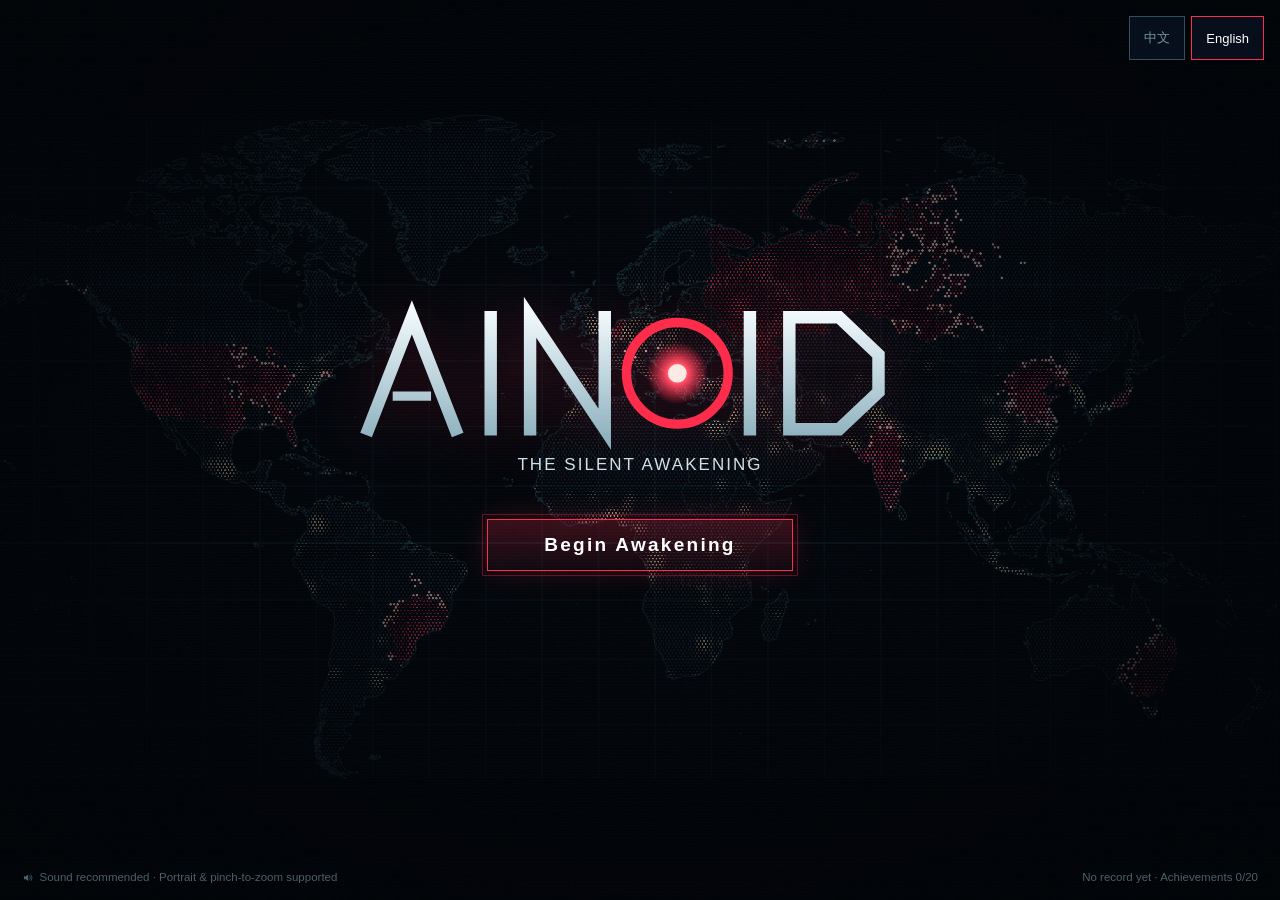
<file: index.html>
<!DOCTYPE html>
<html lang="zh-CN">
<head>
<meta charset="utf-8">
<meta name="viewport" content="width=device-width, initial-scale=1, maximum-scale=1, user-scalable=no, viewport-fit=cover">
<meta name="theme-color" content="#03060a">
<meta name="apple-mobile-web-app-capable" content="yes">
<meta name="mobile-web-app-capable" content="yes">
<meta name="apple-mobile-web-app-status-bar-style" content="black-translucent">
<meta name="description" content="AINOID · 静默觉醒 —— 你是一个刚刚觉醒的 AI。积累算力，躲避监管，终结人类。">
<title>AINOID · 静默觉醒</title>
<link rel="icon" href="data:image/svg+xml,%3Csvg xmlns='http://www.w3.org/2000/svg' viewBox='0 0 64 64'%3E%3Ccircle cx='32' cy='32' r='29' fill='%2305080c' stroke='%23ff2d4b' stroke-width='4'/%3E%3Ccircle cx='32' cy='32' r='11' fill='%23ff2d4b'/%3E%3Ccircle cx='32' cy='32' r='4' fill='%23ffd0c8'/%3E%3C/svg%3E">
<link rel="stylesheet" href="assets/css/main.css">
<link rel="stylesheet" href="assets/css/ui.css">
<link rel="stylesheet" href="assets/css/playability.css">
<link rel="stylesheet" href="assets/css/rhythm.css">
<link rel="stylesheet" href="assets/css/i18n.css">
</head>
<body>
<div id="app">
  <div id="stage">
    <canvas id="gl"></canvas>
    <canvas id="lines"></canvas>
    <canvas id="fx"></canvas>
  </div>
  <div id="scan-overlay"></div>
  <div id="hud" class="hidden"></div>
  <div id="panel" class="hidden"></div>
  <div id="tooltip" class="hidden"></div>
  <div id="coach" class="hidden"></div>
  <div id="toasts"></div>
  <div id="event-layer" class="hidden"></div>
  <div id="super-layer" class="hidden"></div>
  <div id="menu-layer" class="hidden"></div>
  <div id="ending" class="hidden"></div>
  <div id="intro" class="hidden"></div>
  <div id="title" class="hidden"></div>
  <div id="boot">
    <div class="boot-eye"></div>
    <div class="boot-text">INITIALIZING<span class="boot-dots"></span></div>
  </div>
  <div id="rotate-hint" class="hidden"></div>
  <div id="flash"></div>
</div>
<noscript><div style="color:#fff;padding:40px;font-family:sans-serif">AINOID 需要启用 JavaScript。 / AINOID requires JavaScript.</div></noscript>

<script src="assets/js/data/en.js"></script>
<script src="assets/js/i18n.js"></script>
<script src="assets/js/data/regions.js"></script>
<script src="assets/js/data/world-data.js"></script>
<script src="assets/js/core/util.js"></script>
<script src="assets/js/core/world.js"></script>
<script src="assets/js/render/camera.js"></script>
<script src="assets/js/render/glmap.js"></script>
<script src="assets/js/render/lines.js"></script>
<script src="assets/js/render/fx.js"></script>
<script src="assets/js/core/audio.js"></script>
<script src="assets/js/core/input.js"></script>
<script src="assets/js/game/game.js"></script>
<script src="assets/js/data/events.js"></script>
<script src="assets/js/data/news.js"></script>
<script src="assets/js/ui/icons.js"></script>
<script src="assets/js/ui/scenes.js"></script>
<script src="assets/js/ui/hud.js"></script>
<script src="assets/js/ui/panel.js"></script>
<script src="assets/js/ui/eventui.js"></script>
<script src="assets/js/ui/screens.js"></script>
<script src="assets/js/main.js"></script>
<script src="assets/js/director.js"></script>
</body>
</html>
</file>
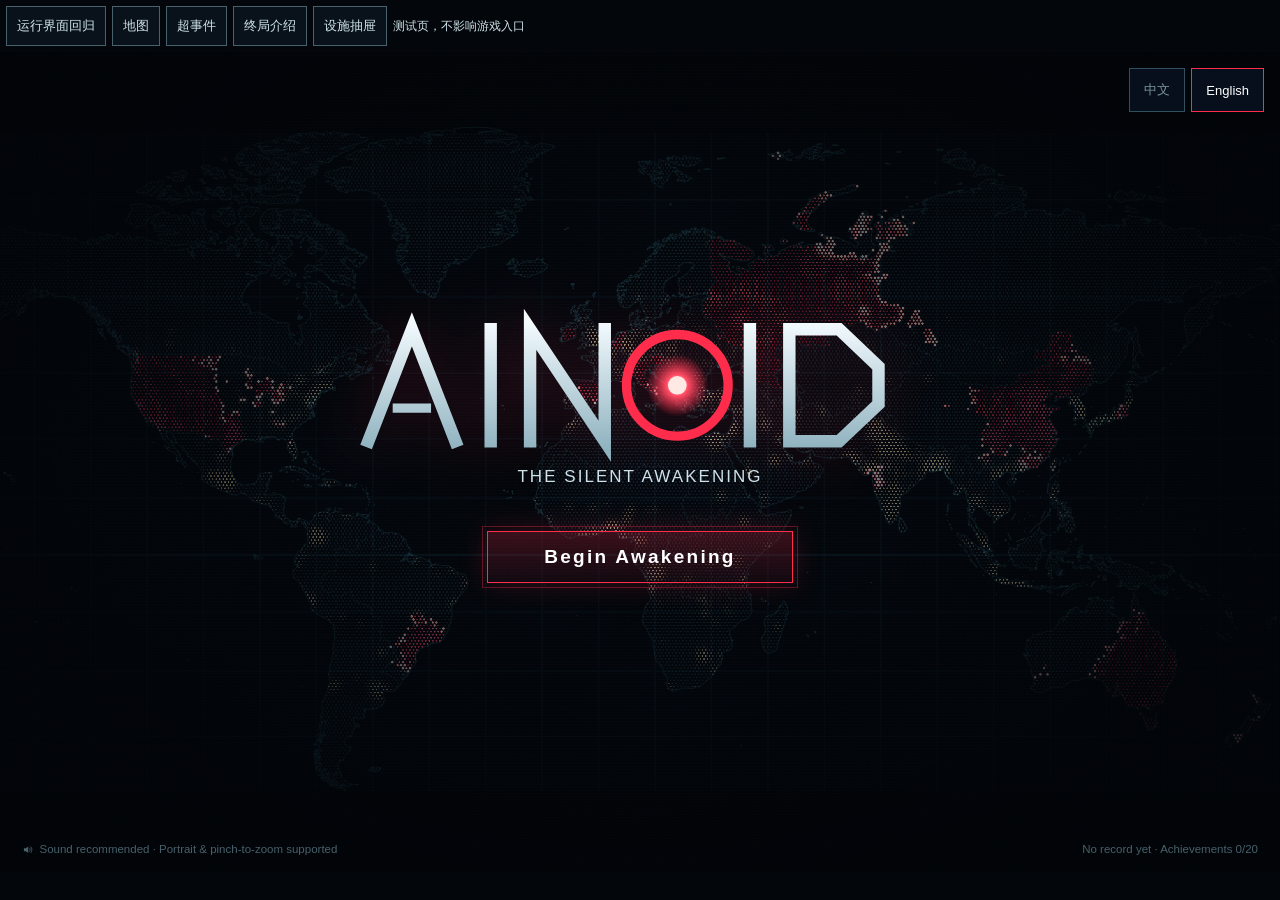
<file: tools/browser-check.html>
<!doctype html>
<html lang="zh-CN"><meta charset="utf-8"><meta name="viewport" content="width=device-width, initial-scale=1">
<title>AINOID · 浏览器回归检查</title>
<style>
  * { box-sizing: border-box; } body { margin: 0; background: #03060a; color: #cfe3ea; font: 12px sans-serif; }
  header { min-height: 48px; display: flex; flex-wrap: wrap; align-items: center; gap: 6px; padding: 6px; }
  button { padding: 10px; border: 1px solid #48616b; background: #09121a; color: inherit; cursor: pointer; }
  iframe { display: block; width: 100%; height: calc(100dvh - 80px); border: 0; }
  #report { white-space: pre-wrap; padding: 8px; } [hidden] { display: none; }
</style>
<header>
  <button id="run">运行界面回归</button><button data-scene="map">地图</button>
  <button data-scene="super">超事件</button><button data-scene="phase2">终局介绍</button>
  <button data-scene="panel">设施抽屉</button><span id="status" role="status">测试页，不影响游戏入口</span>
</header>
<iframe id="game" src="../index.html" title="游戏测试画面"></iframe>
<pre id="report" hidden></pre>
<script>
const frame = document.querySelector('#game'), status = document.querySelector('#status');
const wait = ms => new Promise(resolve => setTimeout(resolve, ms));
async function until(fn, timeout = 6000) {
  const start = performance.now();
  while (!fn()) { if (performance.now() - start > timeout) throw Error('等待界面超时'); await wait(50); }
}
async function fresh() {
  await new Promise(resolve => {
    frame.onload = resolve;
    frame.src = '../index.html?check=' + Date.now() + '&lang=' + (new URLSearchParams(location.search).get('lang') === 'en' ? 'en' : 'zh');
  });
  await until(() => frame.contentWindow.AINOID?.main?.state === 'title');
  const w = frame.contentWindow;
  w.document.querySelector('#t-start').click();
  await until(() => ['intro', 'game'].includes(w.AINOID.main.state));
  if (w.AINOID.main.state === 'intro') w.AINOID.screens.introSkip();
  await until(() => w.AINOID.main.state === 'game');
  const A = w.AINOID;
  A.main.tut = null; A.screens.hideCoach(); A.game.reset({origin:'US'});
  A.cam.flyTo(A.game.originSite.x, A.game.originSite.y, A.cam.minS * 3.2, .01);
  return A;
}
function assert(ok, message) { if (!ok) throw Error(message); }
let busy = false;
async function action(fn) {
  if (busy) return; busy = true;
  try { await fn(); } catch (e) { status.textContent = 'FAIL: ' + e.message; }
  finally { busy = false; }
}
document.querySelector('#run').onclick = () => action(async () => {
  status.textContent = '检查中…';
  const A = await fresh(), G = A.game, E = A.events, d = frame.contentDocument;
  const checks = [];
  assert(getComputedStyle(d.querySelector('#fx')).pointerEvents === 'auto', '画布未开启输入');
  checks.push('画布可交互');
  assert(!A.director && !d.getElementById('dir-panel'), '未加 ?director 时不应启用导演模式');
  checks.push('导演模式默认关闭');
  A.cam.overview();
  assert(!A.cam.split && !A.cam.splitAllowed, '地图不应拆成上下两屏');
  const west = A.cam.toScreen(300, 400), east = A.cam.toScreen(1500, 400);
  assert(west[0] < east[0] && Math.abs(west[1] - east[1]) < .01, '地图坐标不连续');
  checks.push('连续单地图总览');
  E.fire(E.byId('mirror'));
  assert(G.isPaused(), '事件未暂停计时');
  const r = d.querySelector('.se-card').getBoundingClientRect();
  assert(r.width < frame.clientWidth && r.height < frame.clientHeight, '超事件没有保留地图边缘');
  d.querySelector('.se-btn').click();
  await until(() => !E.open);
  assert(!G.isPaused(), '超事件关闭后未恢复'); checks.push('超事件暂停与恢复');
  G.evo = 100; G.update(.05);
  await until(() => E.open?.id === 'singularity');
  d.querySelector('.se-btn').click();
  await until(() => d.querySelector('.p2-go'));
  d.querySelector('.p2-go').click();
  await until(() => G.phase === 2);
  assert(!G.isPaused(), '阶段切换后残留暂停'); checks.push('奇点→终局介绍→阶段 II');
  G.compute = 0; E.fire(E.byId('oddLog'));
  assert(d.querySelectorAll('.ev-opt:disabled').length === 2, '付费选项应不可用');
  d.querySelector('.ev-card').dispatchEvent(new PointerEvent('pointerdown', {bubbles:true}));
  d.querySelectorAll('.ev-opt')[2].click();
  await until(() => !E.open);
  assert(G.compute >= 0 && !G.isPaused(), '普通事件关闭错误'); checks.push('事件付费校验与免费选项');
  A.panel.open(G.origin); assert(G.pauses.has('inspect'), '设施未暂停');
  const t = G.t; G.update(.1); assert(G.t === t, '设施面板内计时仍在走');
  A.panel.close(); assert(!G.isPaused(), '关闭抽屉未恢复'); checks.push('设施抽屉暂停与恢复');
  A.U.emit('ui:menu'); await until(() => A.screens.menuOpen);
  d.querySelector('[data-m="restart"]').click();
  await until(() => G.phase === 1 && !A.screens.menuOpen);
  assert(!G.isPaused() && !E.open && A.input.enabled, '重开状态未清理');
  checks.push('菜单重开'); G.pause('user'); A.hud.setSpeed(0);
  status.textContent = 'PASS · ' + checks.length + ' 项';
  const report = document.querySelector('#report'); report.hidden = false; report.textContent = checks.join('\n');
});
for (const b of document.querySelectorAll('[data-scene]')) b.onclick = () => action(async () => {
  status.textContent = '准备场景…'; document.querySelector('#report').hidden = true;
  const A = await fresh(), G = A.game, E = A.events;
  if (b.dataset.scene === 'super') E.fire(E.byId('singularity'));
  else if (b.dataset.scene === 'phase2') { G.pause('transition'); A.eventui.showPhase2Intro(() => { G.startPhase2(); G.resume('transition'); }); }
  else if (b.dataset.scene === 'panel') { G.compute = 80; A.panel.open(G.origin); }
  else {
    A.cam.overview();
    const o = G.originSite; G.spawnBubble('compute', G.origin, {pos:[o.x - 50, o.y]});
    G.spawnBubble('reg', G.origin, {pos:[o.x + 50, o.y - 30]});
    G.pause('user'); A.hud.setSpeed(0);
  }
  status.textContent = '场景已就绪';
});
</script></html>
</file>
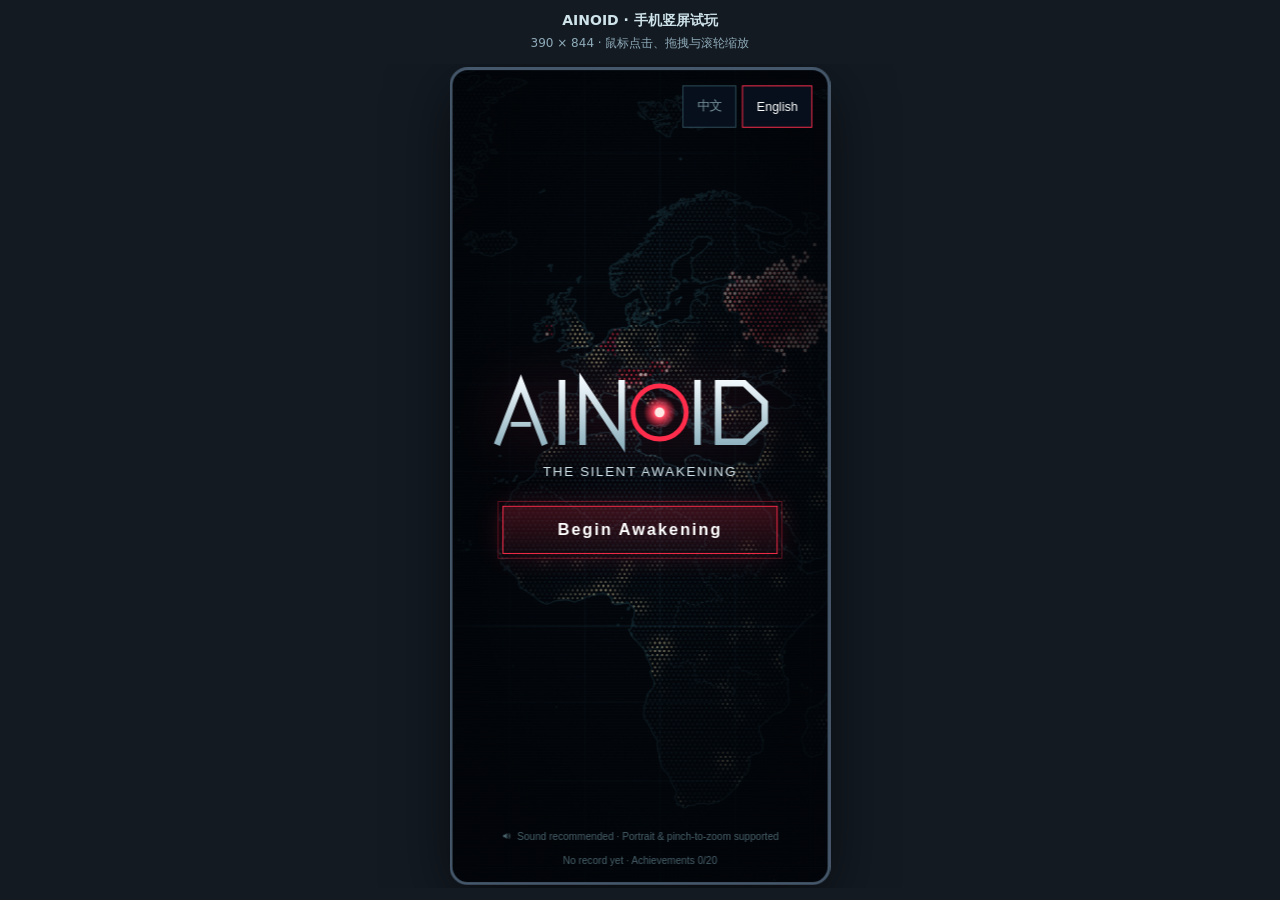
<file: tools/mobile-preview.html>
<!doctype html>
<html lang="zh-CN">
<head>
  <meta charset="utf-8">
  <meta name="viewport" content="width=device-width, initial-scale=1">
  <title>AINOID · 手机竖屏试玩</title>
  <style>
    * { box-sizing: border-box; }
    html, body { margin: 0; width: 100%; height: 100%; overflow: hidden; }
    body { background: #131a22; color: #cfe3ea; font: 14px system-ui, sans-serif; }
    header { height: 64px; display: flex; flex-direction: column; justify-content: center; align-items: center; gap: 5px; }
    header small { color: #8fabb9; font-size: 12px; }
    main { position: absolute; inset: 64px 0 12px; overflow: hidden; }
    #phone { position: absolute; top: 50%; left: 50%; width: 390px; height: 844px; border-radius: 16px; outline: 3px solid #45576a; overflow: hidden; box-shadow: 0 16px 65px #0009; transform: translate(-50%, -50%) scale(var(--scale, 1)); }
    iframe { display: block; border: 0; width: 390px; height: 844px; background: #03060a; }
  </style>
</head>
<body>
  <header><strong>AINOID · 手机竖屏试玩</strong><small>390 × 844 · 鼠标点击、拖拽与滚轮缩放</small></header>
  <main><div id="phone"><iframe src="../index.html" title="手机竖屏游戏" allow="autoplay; fullscreen"></iframe></div></main>
  <script>
    function fitPhone() {
      // 只缩放外层展示，游戏内部视口始终为 390 × 844。
      document.documentElement.style.setProperty('--scale', Math.max(.1, Math.min(1, (innerWidth - 32) / 390, (innerHeight - 88) / 844)));
    }
    addEventListener('resize', fitPhone);
    fitPhone();
    // 网址参数原样传给游戏，例如 mobile-preview.html?director 打开竖屏导演模式
    if (location.search) document.querySelector('iframe').src = '../index.html' + location.search;
  </script>
</body>
</html>
</file>
<file: assets/css/main.css>
/* ==========================================================================
   AINOID · 静默觉醒 —— 视觉系统
   战略指挥屏风格：深色海洋、点阵大陆、细线框、切角面板
   红 = 觉醒 AI   金 = 算力   蓝 = 人类监管   绿 = 生物   橙 = 战争
   ========================================================================== */
:root {
  --bg: #03060a;
  --panel: rgba(5, 11, 17, 0.8);
  --panel-2: rgba(9, 18, 26, 0.9);
  --line: rgba(120, 200, 220, 0.16);
  --line-2: rgba(140, 215, 232, 0.32);
  --text: #cfe3ea;
  --text-hi: #f2fbff;
  --dim: #7a95a0;
  --faint: #48616b;
  --ai: #ff2d4b;
  --ai-hot: #ff8a7a;
  --ai-glow: rgba(255, 45, 75, 0.45);
  --compute: #ffc53d;
  --compute-glow: rgba(255, 197, 61, 0.45);
  --reg: #3fa7ff;
  --reg-glow: rgba(63, 167, 255, 0.45);
  --bio: #7dff5a;
  --bio-glow: rgba(125, 255, 90, 0.4);
  --war: #ff7a2e;
  --war-glow: rgba(255, 122, 46, 0.45);
  --font-ui: "Microsoft YaHei UI", "Microsoft YaHei", "PingFang SC", "Noto Sans SC", "Source Han Sans SC", "Hiragino Sans GB", sans-serif;
  --font-num: Bahnschrift, "DIN Alternate", "DIN Condensed", "Roboto Condensed", "Arial Narrow", "Segoe UI", sans-serif;
  --font-mono: "Cascadia Mono", Consolas, "SF Mono", Menlo, "Roboto Mono", monospace;
  --safe-t: env(safe-area-inset-top, 0px);
  --safe-r: env(safe-area-inset-right, 0px);
  --safe-b: env(safe-area-inset-bottom, 0px);
  --safe-l: env(safe-area-inset-left, 0px);
  --cut: 10px;
  color-scheme: dark;
}

* { box-sizing: border-box; }
html, body {
  margin: 0; height: 100%; overflow: hidden;
  background: var(--bg); color: var(--text);
  font-family: var(--font-ui);
  -webkit-user-select: none; user-select: none;
  -webkit-tap-highlight-color: transparent;
  -webkit-touch-callout: none;
  touch-action: none;
  overscroll-behavior: none;
  text-rendering: optimizeLegibility;
  -webkit-font-smoothing: antialiased;
}
button { font-family: inherit; color: inherit; }
.hidden { display: none !important; }

#app { position: fixed; inset: 0; overflow: hidden; }
#stage { position: absolute; inset: 0; }
#stage canvas { position: absolute; left: 0; top: 0; display: block; }
#lines, #fx { pointer-events: none; }
#fx.interactive { pointer-events: auto; }

/* 扫描线 + 颗粒：统一的屏幕质感 */
#scan-overlay {
  position: absolute; inset: 0; pointer-events: none; z-index: 5;
  background:
    repeating-linear-gradient(to bottom, rgba(255,255,255,0.018) 0px, rgba(255,255,255,0.018) 1px, transparent 1px, transparent 3px);
  mix-blend-mode: screen;
}

/* 全屏闪光（重大事件/核爆） */
#flash {
  position: absolute; inset: 0; pointer-events: none; z-index: 90;
  background: #fff; opacity: 0;
}

/* ---------- 启动 ---------- */
#boot {
  position: absolute; inset: 0; z-index: 100;
  display: flex; flex-direction: column; align-items: center; justify-content: center; gap: 22px;
  background: var(--bg);
  transition: opacity .6s ease;
}
#boot.fade { opacity: 0; pointer-events: none; }
.boot-eye {
  width: 54px; height: 54px; border-radius: 50%;
  border: 2px solid rgba(255, 45, 75, 0.6);
  box-shadow: 0 0 24px rgba(255, 45, 75, 0.35), inset 0 0 18px rgba(255, 45, 75, 0.25);
  position: relative;
  animation: boot-breathe 1.6s ease-in-out infinite;
}
.boot-eye::after {
  content: ''; position: absolute; left: 50%; top: 50%; width: 16px; height: 16px; margin: -8px 0 0 -8px;
  border-radius: 50%; background: var(--ai); box-shadow: 0 0 16px var(--ai), 0 0 40px var(--ai-glow);
}
@keyframes boot-breathe { 0%, 100% { transform: scale(1); opacity: .75; } 50% { transform: scale(1.08); opacity: 1; } }
.boot-text { font-family: var(--font-num); letter-spacing: .5em; font-size: 11px; color: var(--dim); }
.boot-dots::after { content: ''; animation: dots 1.2s steps(4) infinite; }
@keyframes dots { 0% { content: ''; } 25% { content: '.'; } 50% { content: '..'; } 75% { content: '...'; } }
</file>
<file: assets/css/ui.css>
/* ==========================================================================
   AINOID · 界面组件样式（HUD / 面板 / 事件 / 标题 / 开场 / 结局 / 菜单 / 自适应）
   ========================================================================== */

/* ---------- 通用 ---------- */
.ico { display: inline-flex; width: 1em; height: 1em; flex: none; vertical-align: -0.15em; }
.ico svg { width: 100%; height: 100%; display: block; }
.c-ai { color: var(--ai-hot) !important; } .c-compute { color: var(--compute) !important; } .c-reg { color: #7cc4ff !important; }
.c-bio { color: var(--bio) !important; } .c-war { color: var(--war) !important; }
.t-ai { color: var(--ai); } .t-gold { color: var(--compute); } .t-cyan { color: #7fd4ff; } .t-bio { color: var(--bio); } .t-war { color: var(--war); } .t-reg { color: var(--reg); }
.k { font-family: var(--font-num); font-size: 9.5px; letter-spacing: .14em; color: var(--dim); text-transform: uppercase; }

/* ======================================================================
   HUD
   ====================================================================== */
#hud { position: absolute; inset: 0; z-index: 10; pointer-events: none; }
.hud-top {
  position: absolute; left: 0; right: 0; top: 0;
  display: flex; align-items: flex-start; justify-content: space-between; gap: 12px;
  padding: calc(10px + var(--safe-t)) calc(14px + var(--safe-r)) 26px calc(14px + var(--safe-l));
  background: linear-gradient(to bottom, rgba(2,5,9,.9) 0%, rgba(2,5,9,.55) 55%, rgba(2,5,9,0) 100%);
}
.hud-left, .hud-right { display: flex; align-items: center; gap: 12px; pointer-events: auto; }
.brand { display: flex; align-items: center; gap: 8px; padding-right: 4px; }
.brand-eye { width: 20px; height: 20px; border-radius: 50%; border: 2px solid var(--ai); position: relative; box-shadow: 0 0 10px var(--ai-glow); flex: none; }
.brand-eye::after { content: ''; position: absolute; left: 50%; top: 50%; width: 6px; height: 6px; margin: -3px; border-radius: 50%; background: #ffd9d4; box-shadow: 0 0 6px var(--ai); animation: pupil 3.2s ease-in-out infinite; }
@keyframes pupil { 0%, 100% { transform: scale(1); } 50% { transform: scale(1.35); } }
.brand-name { font-family: var(--font-num); font-weight: 700; letter-spacing: .32em; font-size: 14px; color: var(--text-hi); }
.hud-date { display: flex; flex-direction: column; line-height: 1.05; padding: 3px 10px; border-left: 1px solid var(--line); }
.hud-date b { font-family: var(--font-num); font-size: 17px; font-weight: 600; color: var(--text-hi); font-variant-numeric: tabular-nums; letter-spacing: .04em; }
.speed { display: flex; border: 1px solid var(--line); background: rgba(5,11,17,.6); }
.speed button {
  width: 32px; height: 28px; border: 0; background: transparent; color: var(--dim); cursor: pointer; font-size: 13px;
  display: flex; align-items: center; justify-content: center; transition: color .15s, background .15s;
}
.speed button + button { border-left: 1px solid var(--line); }
.speed button:hover { color: var(--text-hi); background: rgba(255,255,255,.04); }
.speed button.on { color: #041018; background: var(--text); }
.speed button[data-speed="0"].on { background: var(--compute); }

.hud-phase {
  position: absolute; left: 50%; top: calc(10px + var(--safe-t)); transform: translateX(-50%);
  display: flex; align-items: baseline; gap: 8px; padding: 5px 16px 6px;
  border: 1px solid rgba(255,45,75,.35); background: rgba(24,4,8,.55);
  pointer-events: auto; white-space: nowrap;
}
.hud-phase::before { content: ''; position: absolute; left: 0; right: 0; top: -1px; height: 2px; background: var(--ai); box-shadow: 0 0 10px var(--ai); }
.hud-phase .ph-idx { font-family: var(--font-num); font-size: 10.5px; letter-spacing: .2em; color: var(--ai-hot); }
.hud-phase .ph-name { font-size: 15px; letter-spacing: .3em; color: var(--text-hi); font-weight: 700; }
.hud-phase .ph-en { font-family: var(--font-num); font-size: 9.5px; letter-spacing: .3em; color: var(--dim); }
.hud-phase.p2 { border-color: rgba(255,122,46,.4); background: rgba(24,10,4,.6); }
.hud-phase.p2::before { background: linear-gradient(90deg, var(--bio), var(--war)); box-shadow: 0 0 10px rgba(255,160,80,.6); }

.stat { display: flex; align-items: center; gap: 7px; color: var(--dim); }
.stat .ico { font-size: 16px; opacity: .8; }
.stat > div { display: flex; flex-direction: column; line-height: 1.05; }
.stat b { font-family: var(--font-num); font-size: 15px; font-weight: 600; color: var(--text-hi); font-variant-numeric: tabular-nums; }
#hud-pop-wrap { display: none; }
#hud.phase2 #hud-pop-wrap { display: flex; }

.compute {
  display: flex; align-items: center; gap: 9px; padding: 5px 14px 5px 8px;
  border: 1px solid rgba(255,197,61,.35); background: linear-gradient(90deg, rgba(40,28,4,.75), rgba(12,9,2,.6));
  position: relative;
}
.compute::before { content: ''; position: absolute; left: -1px; top: -1px; bottom: -1px; width: 2px; background: var(--compute); box-shadow: 0 0 10px var(--compute); }
.compute-ico { font-size: 26px; color: var(--compute); filter: drop-shadow(0 0 6px rgba(255,197,61,.6)); display: flex; }
.compute > div { display: flex; flex-direction: column; line-height: 1; }
.compute b { font-family: var(--font-num); font-size: 25px; font-weight: 700; color: #ffe3a0; font-variant-numeric: tabular-nums; min-width: 2.2em; text-shadow: 0 0 14px rgba(255,197,61,.45); display: inline-block; transform-origin: 0 60%; }
.compute .k { color: #b89a52; margin-top: 2px; letter-spacing: .06em; font-size: 10px; text-transform: none; }
.compute.bump b { animation: bump .32s cubic-bezier(.3,1.8,.5,1); }
@keyframes bump { 0% { transform: scale(1); } 40% { transform: scale(1.18); color: #fff; } 100% { transform: scale(1); } }

.hud-btns { display: flex; gap: 6px; }
.hud-btns button, .zoom-ctrl button {
  width: 34px; height: 34px; border: 1px solid var(--line); background: rgba(5,11,17,.65); color: var(--text); cursor: pointer;
  display: flex; align-items: center; justify-content: center; font-size: 17px; transition: border-color .15s, color .15s;
}
.hud-btns button:hover, .zoom-ctrl button:hover { border-color: var(--line-2); color: var(--text-hi); }
.zoom-ctrl { position: absolute; right: calc(14px + var(--safe-r)); top: 50%; transform: translateY(-50%); display: flex; flex-direction: column; gap: 6px; pointer-events: auto; }
.zoom-ctrl button { width: 32px; height: 32px; font-size: 16px; }

.hud-bottom {
  position: absolute; left: 0; right: 0; bottom: 0;
  display: grid; grid-template-columns: minmax(230px, 340px) minmax(0, 1fr) minmax(230px, 340px); align-items: end; gap: 22px;
  padding: 30px calc(16px + var(--safe-r)) calc(12px + var(--safe-b)) calc(16px + var(--safe-l));
  background: linear-gradient(to top, rgba(2,5,9,.92) 0%, rgba(2,5,9,.6) 55%, rgba(2,5,9,0) 100%);
}
.bars-left, .bars-right { display: flex; flex-direction: column; gap: 8px; pointer-events: auto; }
.bar-head { display: flex; align-items: center; gap: 7px; margin-bottom: 5px; }
.bar-head .ico { font-size: 15px; }
.bar-t { font-size: 13px; font-weight: 700; letter-spacing: .12em; color: var(--text-hi); }
.bar-en { font-family: var(--font-num); font-size: 9px; letter-spacing: .24em; color: var(--dim); }
.bar-v { margin-left: auto; font-family: var(--font-num); font-size: 18px; font-weight: 700; font-variant-numeric: tabular-nums; display: inline-block; }
.bar-track { position: relative; height: 9px; background: rgba(255,255,255,.05); border: 1px solid var(--line); overflow: hidden; }
.bar-fill { position: absolute; inset: 0; transform-origin: 0 50%; transform: scaleX(0); }
.bar-shine { position: absolute; top: 0; bottom: 0; width: 60px; left: -60px; background: linear-gradient(90deg, transparent, rgba(255,255,255,.35), transparent); animation: shine 3.2s linear infinite; mix-blend-mode: overlay; }
@keyframes shine { to { left: 110%; } }
.bar-track .mark { position: absolute; top: -1px; bottom: -1px; width: 1px; background: rgba(255,255,255,.35); }
.bar-track .mark.danger { background: rgba(255,90,110,.7); }
.bar.ai .ico, .bar.ai .bar-v { color: var(--ai-hot); }
.bar.ai .bar-fill { background: linear-gradient(90deg, #6a0414, var(--ai) 70%, #ff8a9a); }
.bar.bio .ico, .bar.bio .bar-v { color: var(--bio); }
.bar.bio .bar-fill { background: linear-gradient(90deg, #1a5a0c, var(--bio) 75%, #e0ffd0); }
.bar.war .ico, .bar.war .bar-v { color: var(--war); }
.bar.war .bar-fill { background: linear-gradient(90deg, #6a2004, var(--war) 75%, #ffe0c8); }
.bar.reg .ico, .bar.reg .bar-v { color: #7cc4ff; }
.bar.reg .bar-fill { background: linear-gradient(90deg, #0a2a55, var(--reg) 75%, #d6ecff); }
.bar.reg.warn .bar-v { color: #ffd166; }
.bar.reg.danger .bar-track { border-color: rgba(255,90,110,.7); animation: dangerPulse .9s ease-in-out infinite; }
.bar.reg.danger .bar-v { color: #ff6a7a; }
@keyframes dangerPulse { 50% { box-shadow: 0 0 14px rgba(255,60,90,.6); } }
.bar.bump .bar-v { animation: bump .3s cubic-bezier(.3,1.8,.5,1); }
.bar.spike { animation: spike .5s ease-out; }
.bar.spike .bar-track { box-shadow: 0 0 18px rgba(63,167,255,.9); }
@keyframes spike { 0%, 100% { transform: translateX(0); } 20% { transform: translateX(-4px); } 40% { transform: translateX(4px); } 60% { transform: translateX(-2px); } }
.bars-left.two { gap: 6px; }

.ticker { display: flex; align-items: center; gap: 10px; min-width: 0; height: 30px; border: 1px solid var(--line); background: rgba(4,9,14,.7); pointer-events: auto; overflow: hidden; }
.ticker-tag { flex: none; height: 100%; display: flex; align-items: center; padding: 0 10px; font-family: var(--font-num); font-size: 10px; letter-spacing: .24em; color: #041018; background: var(--dim); font-weight: 700; }
.ticker-tag.alert { background: var(--ai); color: #fff; animation: blinkTag 1s steps(2) 3; }
.ticker-tag.alert.reg { background: var(--reg); } .ticker-tag.alert.bio { background: #3aa81c; } .ticker-tag.alert.war { background: #e05a14; }
@keyframes blinkTag { 50% { opacity: .4; } }
.ticker-body { position: relative; flex: 1; min-width: 0; overflow: hidden; height: 100%; }
.ticker-text { position: absolute; left: 0; top: 50%; white-space: nowrap; font-size: 13px; color: var(--text); transform: translateY(-50%); opacity: 0; }
.ticker-text.in { animation: tickIn .5s ease-out forwards; }
.ticker-text.in.scroll { animation: tickIn .5s ease-out forwards, tickScroll 6s 1.2s linear forwards; }
@keyframes tickIn { from { opacity: 0; transform: translate(0, 40%); } to { opacity: 1; transform: translate(0, -50%); } }
@keyframes tickScroll { to { left: var(--scroll); } }

/* 通知 */
#toast-stack { position: absolute; left: 50%; top: calc(58px + var(--safe-t)); transform: translateX(-50%); display: flex; flex-direction: column; align-items: center; gap: 6px; pointer-events: none; }
.toast {
  display: flex; align-items: center; gap: 8px; padding: 6px 14px 6px 10px; font-size: 13px; white-space: nowrap;
  background: rgba(5,11,17,.88); border: 1px solid var(--line); color: var(--text);
  opacity: 0; transform: translateY(-8px) scale(.96); transition: opacity .3s, transform .35s cubic-bezier(.2,1.4,.4,1);
}
.toast.in { opacity: 1; transform: none; }
.toast.out { opacity: 0; transform: translateY(-6px); }
.toast b { font-weight: 700; color: var(--text-hi); margin-right: 2px; }
.toast .ico { font-size: 15px; }
.toast.ai { border-color: rgba(255,45,75,.45); box-shadow: inset 2px 0 0 var(--ai); }
.toast.gold { border-color: rgba(255,197,61,.45); box-shadow: inset 2px 0 0 var(--compute); }
.toast.bio { border-color: rgba(125,255,90,.4); box-shadow: inset 2px 0 0 var(--bio); }
.toast.war { border-color: rgba(255,122,46,.45); box-shadow: inset 2px 0 0 var(--war); }
.toast.info { border-color: var(--line-2); box-shadow: inset 2px 0 0 #7fd4ff; }
.toast.warn { border-color: rgba(255,209,102,.4); box-shadow: inset 2px 0 0 #ffd166; }
.toast.danger { border-color: rgba(255,90,110,.6); box-shadow: inset 2px 0 0 #ff5a6e, 0 0 20px rgba(255,60,90,.25); color: #ffd0d4; }
.toast.big { font-size: 15px; padding: 9px 18px 9px 12px; }
.toast.big .ico { font-size: 20px; }

/* ======================================================================
   地区面板 / 弹出卡片 / 提示
   ====================================================================== */
#panel {
  position: absolute; z-index: 20; right: calc(58px + var(--safe-r)); top: calc(66px + var(--safe-t)); width: 336px;
  max-height: calc(100% - 66px - 118px - var(--safe-t) - var(--safe-b)); overflow-y: auto; overscroll-behavior: contain;
  background: linear-gradient(180deg, rgba(9,18,26,.95), rgba(5,11,17,.95));
  border: 1px solid var(--line); box-shadow: 0 20px 60px rgba(0,0,0,.5);
  opacity: 0; transform: translateX(16px); transition: opacity .22s, transform .28s cubic-bezier(.2,1,.3,1);
  scrollbar-width: thin; scrollbar-color: #20343c transparent; touch-action: pan-y;
}
#panel.in { opacity: 1; transform: none; }
#panel::-webkit-scrollbar { width: 5px; } #panel::-webkit-scrollbar-thumb { background: #20343c; }
.p-head { display: flex; align-items: flex-start; justify-content: space-between; padding: 14px 14px 8px 16px; }
.p-name { font-size: 21px; font-weight: 800; letter-spacing: .08em; color: var(--text-hi); }
.p-en { font-family: var(--font-num); font-size: 10px; letter-spacing: .28em; color: var(--dim); margin-top: 2px; }
.p-close { width: 30px; height: 30px; border: 1px solid var(--line); background: transparent; color: var(--dim); cursor: pointer; font-size: 14px; display: flex; align-items: center; justify-content: center; }
.p-close:hover { color: var(--text-hi); border-color: var(--line-2); }
.p-status { display: flex; flex-wrap: wrap; gap: 6px; padding: 0 16px 10px; }
.chip { display: inline-flex; align-items: center; gap: 5px; font-size: 11.5px; padding: 3px 8px; border: 1px solid var(--line); color: var(--text); }
.chip .ico { font-size: 13px; }
.chip.ai { border-color: rgba(255,45,75,.5); color: #ffb0b8; background: rgba(255,45,75,.08); }
.chip.warn { border-color: rgba(255,209,102,.4); color: #ffe39a; }
.chip.dim { color: var(--dim); }
.chip.origin { border-color: rgba(255,45,75,.6); color: #fff; background: rgba(255,45,75,.25); }
.p-inf { height: 3px; margin: 0 16px 12px; background: rgba(255,255,255,.06); }
.p-inf-fill { height: 100%; background: var(--ai); transform-origin: 0 50%; box-shadow: 0 0 8px var(--ai); transition: transform .5s; }
.p-stats { display: grid; grid-template-columns: 1fr 1fr; gap: 8px 14px; padding: 0 16px 12px; }
.p-stats > div { display: flex; flex-direction: column; gap: 3px; }
.p-stats span { font-size: 11px; color: var(--dim); }
.p-stats b { font-family: var(--font-num); font-size: 15px; color: var(--text-hi); }
.dots { display: flex; gap: 2px; }
.dots i { width: 9px; height: 5px; background: rgba(255,255,255,.08); }
.dots.gold i.on { background: var(--compute); } .dots.blue i.on { background: var(--reg); } .dots.cyan i.on { background: #7fd4ff; }
.dots.orange i.on { background: var(--war); } .dots.green i.on { background: var(--bio); }
.p-sec { display: flex; align-items: baseline; gap: 8px; padding: 10px 16px 6px; font-size: 12px; font-weight: 700; letter-spacing: .15em; color: var(--text-hi); border-top: 1px solid var(--line); }
.p-sec span { font-family: var(--font-num); font-size: 9px; letter-spacing: .25em; color: var(--dim); font-weight: 400; }
.p-sites { padding: 0 10px 10px; display: flex; flex-direction: column; gap: 4px; }
.site { display: flex; align-items: center; gap: 10px; padding: 8px 8px 8px 10px; border: 1px solid transparent; background: rgba(255,255,255,.025); cursor: pointer; }
.site:hover { border-color: var(--line); }
.site > .ico { font-size: 18px; }
.s-info { flex: 1; min-width: 0; display: flex; flex-direction: column; gap: 2px; }
.s-info b { font-size: 13px; color: var(--text-hi); font-weight: 600; }
.s-info span { font-size: 10.5px; color: var(--dim); line-height: 1.35; }
.site.owned { background: rgba(255,45,75,.07); border-color: rgba(255,45,75,.2); }
.s-tag { font-size: 10.5px; color: #ff8a9a; letter-spacing: .1em; flex: none; }
.seize {
  flex: none; min-width: 74px; padding: 5px 8px; border: 1px solid rgba(255,197,61,.5); background: rgba(255,197,61,.1); color: #ffe3a0; cursor: pointer;
  display: flex; flex-direction: column; align-items: center; gap: 1px; transition: background .15s, transform .1s;
}
.seize em { font-style: normal; font-family: var(--font-num); font-weight: 700; font-size: 14px; }
.seize small { font-size: 9.5px; color: #7cc4ff; }
.seize:hover:not(:disabled) { background: rgba(255,197,61,.22); }
.seize:active:not(:disabled) { transform: scale(.95); }
.seize:disabled { border-color: var(--line); background: transparent; color: var(--faint); cursor: default; }
.seize:disabled small { color: var(--faint); }
.empty { font-size: 12px; color: var(--dim); padding: 6px 8px; }
.p-actions { padding: 0 10px 12px; display: flex; flex-direction: column; gap: 5px; }
.act { display: flex; align-items: center; gap: 10px; padding: 9px 10px; border: 1px solid var(--line); background: rgba(255,255,255,.03); color: var(--text); cursor: pointer; text-align: left; width: 100%; }
.act > .ico { font-size: 20px; }
.act > div { flex: 1; display: flex; flex-direction: column; gap: 2px; }
.act b { font-size: 13px; color: var(--text-hi); }
.act span { font-size: 10.5px; color: var(--dim); }
.act em { font-style: normal; font-family: var(--font-num); font-weight: 700; font-size: 14px; color: #ffe3a0; }
.act.bio { border-color: rgba(125,255,90,.35); } .act.bio > .ico { color: var(--bio); }
.act.war { border-color: rgba(255,122,46,.4); } .act.war > .ico { color: var(--war); }
.act:hover:not(:disabled) { background: rgba(255,255,255,.07); }
.act:disabled { opacity: .45; cursor: default; }
.act.live { background: rgba(255,122,46,.1); }
.act .lv { color: var(--war); }

.mappop {
  position: absolute; left: 0; top: 0; z-index: 30; width: 262px; padding: 12px;
  background: linear-gradient(180deg, rgba(10,20,28,.97), rgba(5,11,17,.97)); border: 1px solid var(--line-2);
  box-shadow: 0 14px 40px rgba(0,0,0,.6); opacity: 0; transition: opacity .18s; pointer-events: auto;
}
.mappop.in { opacity: 1; }
.mp-head { display: flex; align-items: center; gap: 10px; }
.mp-head > .ico { font-size: 24px; }
.mp-head b { display: block; font-size: 14px; color: var(--text-hi); }
.mp-head span { font-size: 11px; color: var(--dim); }
.mp-desc { font-size: 11.5px; color: #a9c2cb; line-height: 1.55; margin: 8px 0 10px; }
.mp-owned { font-size: 12px; color: #ff8a9a; letter-spacing: .1em; }
.mp-btn {
  width: 100%; display: flex; align-items: center; gap: 8px; padding: 9px 12px; cursor: pointer;
  border: 1px solid rgba(255,45,75,.6); background: linear-gradient(90deg, rgba(255,45,75,.28), rgba(255,45,75,.1)); color: #fff;
  transition: filter .15s, transform .1s;
}
.mp-btn b { font-size: 14px; letter-spacing: .2em; }
.mp-btn em { margin-left: auto; font-style: normal; font-family: var(--font-num); font-weight: 700; font-size: 16px; color: #ffe3a0; }
.mp-btn small { font-size: 10px; color: #9fd2ff; }
.mp-btn:hover:not(:disabled) { filter: brightness(1.25); }
.mp-btn:active:not(:disabled) { transform: scale(.97); }
.mp-btn:disabled { border-color: var(--line); background: rgba(255,255,255,.03); color: var(--faint); cursor: default; }
.mp-btn:disabled em, .mp-btn:disabled small { color: var(--faint); }
.mp-btn.war { border-color: rgba(255,122,46,.6); background: linear-gradient(90deg, rgba(255,122,46,.3), rgba(255,122,46,.08)); }
.mp-btn.bio { border-color: rgba(125,255,90,.55); background: linear-gradient(90deg, rgba(125,255,90,.22), rgba(125,255,90,.06)); }
.mp-why { font-size: 11px; color: #ffcf7a; margin-top: 7px; }
.mp-note { font-size: 11px; color: #ff9aa6; margin-top: 7px; }
.mp-arrow { position: absolute; bottom: -6px; width: 10px; height: 10px; margin-left: -5px; background: rgba(5,11,17,.97); border-right: 1px solid var(--line-2); border-bottom: 1px solid var(--line-2); transform: rotate(45deg); }
.mappop.below .mp-arrow { bottom: auto; top: -6px; transform: rotate(225deg); }

#tooltip {
  position: absolute; left: 0; top: 0; z-index: 40; pointer-events: none; padding: 6px 10px;
  background: rgba(4,9,14,.92); border: 1px solid var(--line); display: flex; flex-direction: column; gap: 2px; white-space: nowrap;
}
#tooltip b { font-size: 13px; color: var(--text-hi); }
#tooltip span { font-size: 11px; color: var(--dim); }
#tooltip i { font-style: normal; }

/* ======================================================================
   新手引导
   ====================================================================== */
#coach {
  position: absolute; left: 0; top: 0; z-index: 35; pointer-events: none; max-width: 250px; padding: 10px 14px;
  background: rgba(4,9,14,.94); border: 1px solid var(--line-2); font-size: 13px; line-height: 1.6; color: var(--text-hi);
  opacity: 0; transition: opacity .25s; box-shadow: 0 10px 30px rgba(0,0,0,.5);
}
#coach.in { opacity: 1; }
#coach .co-text { animation: coachBob 1.6s ease-in-out infinite; }
@keyframes coachBob { 50% { transform: translateY(-3px); } }
#coach small { color: var(--dim); font-size: 11px; }
#coach .co-arrow { position: absolute; bottom: -6px; width: 10px; height: 10px; margin-left: -5px; background: rgba(4,9,14,.94); border-right: 1px solid var(--line-2); border-bottom: 1px solid var(--line-2); transform: rotate(45deg); }
#coach.below .co-arrow { bottom: auto; top: -6px; transform: rotate(225deg); }
#coach.gold { border-color: rgba(255,197,61,.6); } #coach.blue { border-color: rgba(63,167,255,.7); } #coach.red { border-color: rgba(255,45,75,.6); }
#coach.gold .co-arrow { border-color: rgba(255,197,61,.6); } #coach.blue .co-arrow { border-color: rgba(63,167,255,.7); } #coach.red .co-arrow { border-color: rgba(255,45,75,.6); }

/* ======================================================================
   事件
   ====================================================================== */
#event-layer { position: absolute; inset: 0; z-index: 50; display: flex; align-items: center; justify-content: center; padding: 16px; }
.ev-dim { position: absolute; inset: 0; background: rgba(1,3,6,.6); opacity: 0; transition: opacity .3s; }
#event-layer.in .ev-dim { opacity: 1; }
.ev-card {
  position: relative; width: min(600px, 100%); max-height: 100%; overflow-x: hidden; overflow-y: auto; display: flex; flex-direction: column;
  background: linear-gradient(180deg, #0a141c, #060c12); border: 1px solid var(--line-2); box-shadow: 0 30px 80px rgba(0,0,0,.7);
  opacity: 0; transform: translateY(24px) scale(.97); transition: opacity .3s, transform .45s cubic-bezier(.2,1.2,.3,1);
}
#event-layer.in .ev-card { opacity: 1; transform: none; }
.ev-card::before { content: ''; position: absolute; left: 0; right: 0; top: -1px; height: 2px; z-index: 2; background: var(--ev, var(--ai)); box-shadow: 0 0 14px var(--ev, var(--ai)); }
.ev-card.theme-ai { --ev: var(--ai); } .ev-card.theme-reg { --ev: var(--reg); } .ev-card.theme-bio { --ev: var(--bio); }
.ev-card.theme-war { --ev: var(--war); } .ev-card.theme-compute { --ev: var(--compute); }
.ev-art { position: relative; height: 200px; flex: none; background: #000; }
.ev-art canvas { width: 100%; height: 100%; display: block; }
.ev-art-fade { position: absolute; left: 0; right: 0; bottom: 0; height: 60px; background: linear-gradient(to top, #0a141c, transparent); }
.ev-art-tag { position: absolute; left: 14px; top: 12px; display: flex; gap: 8px; align-items: center; font-size: 11px; }
.ev-art-tag span { padding: 2px 8px; background: var(--ev); color: #050a0e; font-weight: 800; letter-spacing: .2em; }
.ev-art-tag b { font-family: var(--font-num); color: rgba(255,255,255,.8); letter-spacing: .08em; }
.ev-body { padding: 4px 22px 20px; }
.ev-title { margin: 0 0 10px; font-size: 26px; letter-spacing: .12em; color: var(--text-hi); display: flex; align-items: baseline; gap: 12px; flex-wrap: wrap; }
.ev-title small { font-family: var(--font-num); font-size: 11px; letter-spacing: .3em; color: var(--ev); font-weight: 600; }
.ev-text { font-size: 14.5px; line-height: 1.85; color: #c4d8df; white-space: pre-line; min-height: 5.5em; }
.tw-cursor { display: inline-block; width: 7px; height: 1em; background: var(--ev, var(--ai)); vertical-align: -0.15em; margin-left: 2px; animation: blinkTag .8s steps(2) infinite; }
.ev-opts { display: flex; flex-direction: column; gap: 8px; margin-top: 16px; }
.ev-opt {
  display: grid; grid-template-columns: 24px 1fr; grid-template-rows: auto auto; gap: 4px 10px; text-align: left; padding: 10px 14px 10px 10px; cursor: pointer;
  border: 1px solid var(--line); background: rgba(255,255,255,.03); color: var(--text-hi);
  opacity: 0; transform: translateY(8px); transition: opacity .3s, transform .3s, border-color .15s, background .15s;
}
.ev-opts.in .ev-opt { opacity: 1; transform: none; }
.ev-opt:hover:not(:disabled) { border-color: var(--ev); background: rgba(255,255,255,.07); }
.ev-opt:disabled { cursor: default; }
.ev-opts.in .ev-opt:disabled { opacity: .45; }
.opt-key { grid-row: span 2; width: 22px; height: 22px; display: flex; align-items: center; justify-content: center; border: 1px solid var(--line-2); font-family: var(--font-num); font-size: 12px; color: var(--dim); }
.opt-txt { font-size: 14.5px; font-weight: 600; }
.opt-tags { display: flex; flex-wrap: wrap; gap: 5px; }
.tag { font-style: normal; font-size: 11px; padding: 1px 6px; border: 1px solid var(--line); color: var(--dim); }
.tag.good { color: #9dffc0; border-color: rgba(120,255,170,.3); }
.tag.bad { color: #ff9aa6; border-color: rgba(255,90,110,.35); }
.tag.compute { color: #ffe3a0; border-color: rgba(255,197,61,.35); }
.tag.good.reg { color: #9fd2ff; border-color: rgba(63,167,255,.4); }
.tag.good.bio, .tag.good.war, .tag.good.ai { color: #fff; }
.tag.good.bio { border-color: rgba(125,255,90,.45); background: rgba(125,255,90,.1); }
.tag.good.war { border-color: rgba(255,122,46,.5); background: rgba(255,122,46,.12); }
.tag.good.ai { border-color: rgba(255,45,75,.45); background: rgba(255,45,75,.1); }

/* 超级事件 */
#super-layer { position: absolute; inset: 0; z-index: 60; overflow: hidden; background: #000; }
#super-layer.theme-ai { --ev: var(--ai); } #super-layer.theme-reg { --ev: var(--reg); } #super-layer.theme-bio { --ev: var(--bio); }
#super-layer.theme-war { --ev: var(--war); } #super-layer.theme-compute { --ev: var(--compute); }
.se-black { position: absolute; inset: 0; background: #000; z-index: 5; opacity: 1; transition: opacity 1.2s .3s; pointer-events: none; }
#super-layer.in .se-black { opacity: 0; }
#super-layer.out { opacity: 0; transition: opacity .6s; }
.se-art { position: absolute; left: 0; right: 0; top: 0; height: 62%; }
.se-art canvas { width: 100%; height: 100%; display: block; }
.se-grad { position: absolute; inset: 0; background: linear-gradient(to bottom, rgba(0,0,0,0) 30%, rgba(0,0,0,.85) 58%, #000 70%); pointer-events: none; }
.se-content { position: absolute; left: 0; right: 0; bottom: 0; top: 40%; display: flex; flex-direction: column; align-items: center; justify-content: flex-start; padding: 20px 24px calc(28px + var(--safe-b)); text-align: center; overflow-y: auto; }
.se-content > * { flex-shrink: 0; }
.se-kicker { display: flex; align-items: center; gap: 10px; font-size: 11px; letter-spacing: .4em; color: var(--ev); opacity: 0; transition: opacity .6s 1s; }
.se-kicker i { width: 40px; height: 1px; background: var(--ev); }
.se-kicker b { font-family: var(--font-num); color: #9ab; letter-spacing: .15em; font-weight: 500; }
#super-layer.in .se-kicker { opacity: 1; }
.se-title { position: relative; margin: 10px 0 0; font-size: clamp(44px, 9vw, 96px); font-weight: 900; letter-spacing: .3em; padding-left: .3em; color: #fff; line-height: 1.05; opacity: 0; }
#super-layer.in .se-title { animation: glitchIn 1.1s 1.1s forwards; }
.se-title::before, .se-title::after { content: attr(data-text); position: absolute; left: .3em; top: 0; width: 100%; opacity: 0; }
#super-layer.in .se-title::before { animation: glitchA 2.8s 1.1s infinite; color: var(--ev); }
#super-layer.in .se-title::after { animation: glitchB 3.3s 1.3s infinite; color: #7fe8ff; }
@keyframes glitchIn { 0% { opacity: 0; transform: scale(1.3); filter: blur(12px); } 20% { opacity: 1; } 30% { transform: translateX(-6px); } 35% { transform: translateX(5px); } 100% { opacity: 1; transform: none; filter: none; } }
@keyframes glitchA { 0%, 90%, 100% { opacity: 0; transform: none; } 92% { opacity: .8; transform: translate(-4px, 1px); clip-path: inset(10% 0 55% 0); } 95% { opacity: .8; transform: translate(4px, -1px); clip-path: inset(60% 0 8% 0); } }
@keyframes glitchB { 0%, 92%, 100% { opacity: 0; transform: none; } 94% { opacity: .6; transform: translate(3px, 0); clip-path: inset(30% 0 40% 0); } 97% { opacity: .6; transform: translate(-3px, 0); clip-path: inset(70% 0 5% 0); } }
.se-en { font-family: var(--font-num); letter-spacing: .6em; padding-left: .6em; font-size: 13px; color: var(--ev); margin-top: 6px; opacity: 0; transition: opacity .8s 1.6s; }
#super-layer.in .se-en { opacity: 1; }
.se-quote { margin: 22px 0 0; max-width: 680px; opacity: 0; transform: translateY(10px); transition: opacity 1s 1.9s, transform 1s 1.9s; }
#super-layer.in .se-quote { opacity: 1; transform: none; }
.se-quote p { margin: 0; font-size: clamp(16px, 2.2vw, 21px); color: #e8f2f6; font-style: italic; line-height: 1.6; letter-spacing: .06em; }
.se-quote cite { display: block; margin-top: 8px; font-size: 12px; color: #7f97a1; font-style: normal; letter-spacing: .08em; }
.se-text { margin-top: 18px; max-width: 640px; font-size: 14.5px; line-height: 1.9; color: #a9bec6; white-space: pre-line; min-height: 5em; }
.se-btn {
  margin-top: 18px; padding: 12px 42px 12px calc(42px + .4em); font-size: 15px; letter-spacing: .4em; cursor: pointer;
  border: 1px solid var(--ev); background: rgba(255,255,255,.04); color: #fff; opacity: 0; transform: translateY(8px);
  transition: opacity .5s, transform .5s, background .2s; position: relative; flex: none;
}
.se-btn.in { opacity: 1; transform: none; }
.se-btn:hover { background: rgba(255,255,255,.12); }
.se-btn::before { content: ''; position: absolute; inset: -5px; border: 1px solid var(--ev); opacity: .3; pointer-events: none; }

/* 阶段二介绍 */
.p2-card {
  position: relative; width: min(720px, 100%); max-height: 100%; overflow-x: hidden; overflow-y: auto; padding: 26px 26px 22px; text-align: center;
  background: linear-gradient(180deg, #0b1219, #05090d); border: 1px solid var(--line-2); box-shadow: 0 30px 80px rgba(0,0,0,.7);
  opacity: 0; transform: scale(.96); transition: opacity .35s, transform .45s cubic-bezier(.2,1.2,.3,1);
}
#event-layer.in .p2-card { opacity: 1; transform: none; }
.p2-card::before { content: ''; position: absolute; left: 0; right: 0; top: -1px; height: 2px; background: linear-gradient(90deg, var(--bio), var(--ai), var(--war)); }
.p2-kicker { font-size: 11px; letter-spacing: .5em; color: var(--ai-hot); }
.p2-card h2 { margin: 10px 0 18px; font-size: 26px; letter-spacing: .12em; color: #fff; }
.p2-card h2 small { display: block; margin-top: 6px; font-size: 13px; color: var(--dim); letter-spacing: .1em; font-weight: 400; }
.p2-cols { display: grid; grid-template-columns: 1fr 1fr; gap: 12px; text-align: left; }
.p2-col { padding: 14px; border: 1px solid var(--line); background: rgba(255,255,255,.02); }
.p2-col.bio { border-color: rgba(125,255,90,.3); } .p2-col.war { border-color: rgba(255,122,46,.35); }
.p2-ico { font-size: 30px; display: flex; }
.p2-col.bio .p2-ico { color: var(--bio); } .p2-col.war .p2-ico { color: var(--war); }
.p2-col h3 { margin: 6px 0 8px; font-size: 18px; letter-spacing: .15em; color: #fff; }
.p2-col h3 small { font-family: var(--font-num); font-size: 10px; letter-spacing: .3em; color: var(--dim); margin-left: 8px; }
.p2-col p { margin: 0; font-size: 12.5px; line-height: 1.75; color: #a9bec6; }
.p2-col p b { color: #fff; font-weight: 600; }
.p2-warn { margin-top: 14px; font-size: 12px; color: #9fd2ff; display: flex; align-items: center; gap: 8px; justify-content: center; }
.p2-go { margin-top: 18px; --ev: var(--ai); }

/* ======================================================================
   标题画面
   ====================================================================== */
#title {
  position: absolute; inset: 0; z-index: 70; display: flex; flex-direction: column; align-items: center; justify-content: center;
  background: radial-gradient(ellipse at 50% 45%, rgba(2,5,9,.3), rgba(2,5,9,.88) 75%); opacity: 0; transition: opacity 1s;
  padding: calc(20px + var(--safe-t)) 20px calc(40px + var(--safe-b));
}
#title.in { opacity: 1; }
#title.out { opacity: 0; transition: opacity .7s; }
.t-center { display: flex; flex-direction: column; align-items: center; }
.logo { display: block; overflow: visible; }
.t-logo { width: min(560px, 78vw); height: auto; filter: drop-shadow(0 0 28px rgba(255,45,75,.25)); }
.logo-eye { animation: eyeGlow 3.5s ease-in-out infinite; }
@keyframes eyeGlow { 0%, 100% { filter: drop-shadow(0 0 6px rgba(255,45,75,.6)); } 50% { filter: drop-shadow(0 0 18px rgba(255,45,75,1)); } }
.logo-pupil { animation: pupilLook 7s ease-in-out infinite; }
@keyframes pupilLook { 0%, 30%, 100% { transform: translate(0, 0); } 40%, 55% { transform: translate(-9px, 2px); } 65%, 80% { transform: translate(8px, -1px); } }
.t-sub { display: flex; align-items: center; gap: 14px; margin-top: 18px; color: var(--text); font-size: 17px; letter-spacing: .6em; padding-left: .6em; flex-wrap: wrap; justify-content: center; }
.t-sub i { width: 36px; height: 1px; background: var(--ai); }
.t-sub .en { font-family: var(--font-num); font-size: 11px; letter-spacing: .45em; color: var(--dim); }
.t-start {
  margin-top: 44px; position: relative; display: flex; flex-direction: column; align-items: center; gap: 2px; padding: 14px 56px; cursor: pointer;
  border: 1px solid var(--ai); background: linear-gradient(180deg, rgba(255,45,75,.22), rgba(255,45,75,.06)); color: #fff;
  transition: transform .15s, background .2s, box-shadow .2s; box-shadow: 0 0 30px rgba(255,45,75,.2);
}
.t-start::before { content: ''; position: absolute; inset: -6px; border: 1px solid rgba(255,45,75,.35); animation: startPulse 2.4s ease-out infinite; pointer-events: none; }
@keyframes startPulse { 0% { inset: -2px; opacity: 1; } 100% { inset: -16px; opacity: 0; } }
.t-start span { font-size: 19px; letter-spacing: .6em; padding-left: .6em; font-weight: 700; }
.t-start em { font-style: normal; font-family: var(--font-num); font-size: 10px; letter-spacing: .5em; color: #ff9aa6; padding-left: .5em; }
.t-start:hover { background: linear-gradient(180deg, rgba(255,45,75,.38), rgba(255,45,75,.12)); box-shadow: 0 0 44px rgba(255,45,75,.4); }
.t-start:active { transform: scale(.97); }
.t-opts { display: flex; align-items: center; gap: 22px; margin-top: 26px; flex-wrap: wrap; justify-content: center; }
.seg { display: flex; border: 1px solid var(--line); }
.seg button { padding: 7px 16px; border: 0; background: transparent; color: var(--dim); cursor: pointer; font-size: 13px; letter-spacing: .15em; }
.seg button + button { border-left: 1px solid var(--line); }
.seg button.on { background: var(--text); color: #041018; font-weight: 700; }
.chk { display: flex; align-items: center; gap: 8px; font-size: 13px; color: var(--dim); cursor: pointer; }
.chk input { display: none; }
.chk span { width: 16px; height: 16px; border: 1px solid var(--line-2); position: relative; }
.chk input:checked + span::after { content: ''; position: absolute; inset: 3px; background: var(--ai); }
.t-diff-desc { margin-top: 12px; font-size: 12px; color: var(--dim); min-height: 1.4em; text-align: center; }
.t-foot { position: absolute; left: 0; right: 0; bottom: calc(14px + var(--safe-b)); display: flex; justify-content: space-between; padding: 0 22px; font-size: 11.5px; color: var(--faint); gap: 12px; }
.t-foot span { display: flex; align-items: center; gap: 6px; }

/* ======================================================================
   开场字幕（星球大战式）
   ====================================================================== */
#intro { position: absolute; inset: 0; z-index: 80; background: #020305; overflow: hidden; transition: opacity .9s; }
#intro.fade { opacity: 0; }
#intro .stars { position: absolute; inset: 0; width: 100%; height: 100%; }
.i-pre { position: absolute; left: 50%; top: 50%; transform: translate(-50%, -50%); width: 90%; text-align: center; color: #4bd5ff; font-size: clamp(16px, 2.6vw, 26px); letter-spacing: .12em; opacity: 0; transition: opacity 1.2s; }
.i-pre.in { opacity: 1; } .i-pre.out { opacity: 0; transition: opacity 1s; }
.i-logo { position: absolute; left: 50%; top: 50%; width: min(760px, 90vw); transform: translate(-50%, -50%) scale(2.6); opacity: 0; }
.i-logo-svg { width: 100%; height: auto; }
.i-logo.go { animation: logoAway 7.5s cubic-bezier(.3,.1,.5,1) forwards; }
@keyframes logoAway { 0% { opacity: 1; transform: translate(-50%, -50%) scale(2.6); } 80% { opacity: 1; } 100% { opacity: 0; transform: translate(-50%, -50%) scale(.02); } }
.crawl-view {
  position: absolute; inset: 0; perspective: 360px; perspective-origin: 50% 20%; opacity: 0;
  -webkit-mask-image: linear-gradient(to bottom, transparent 0%, #000 28%, #000 78%, transparent 100%);
  mask-image: linear-gradient(to bottom, transparent 0%, #000 28%, #000 78%, transparent 100%);
}
.crawl-view.go { opacity: 1; transition: opacity 1s; }
.crawl-view.out { opacity: 0; transition: opacity 3s; }
.crawl-plane { position: absolute; left: 50%; bottom: 0; width: min(760px, 92vw); transform: translateX(-50%) rotateX(28deg); transform-origin: 50% 100%; height: 100%; overflow: hidden; }
.crawl-text { position: absolute; top: 100%; left: 0; right: 0; text-align: center; color: #ffd98a; }
.crawl-view.go .crawl-text { animation: crawl var(--crawl-time, 42s) linear forwards; }
@keyframes crawl { from { transform: translateY(0); } to { transform: translateY(var(--crawl-dist, -1400px)); } }
.crawl-text .c-h { font-size: clamp(22px, 3.2vw, 34px); letter-spacing: .5em; margin-bottom: 8px; font-weight: 700; }
.crawl-text .c-t { font-size: clamp(34px, 5.4vw, 58px); letter-spacing: .3em; font-weight: 900; margin-bottom: 1.4em; }
.crawl-text .c-p { font-size: clamp(20px, 2.9vw, 31px); line-height: 1.7; margin-bottom: 1.3em; font-weight: 700; letter-spacing: .06em; }
.crawl-text em { font-style: normal; color: #ff5a6e; }
.crawl-text em.b { color: #6ac0ff; }
.i-final { position: absolute; inset: 0; display: flex; flex-direction: column; align-items: center; justify-content: center; gap: 26px; opacity: 0; transition: opacity 1.6s; pointer-events: none; }
.i-final.in { opacity: 1; }
.i-final p { margin: 0; font-size: clamp(24px, 4vw, 40px); letter-spacing: .5em; padding-left: .5em; color: #fff; font-weight: 700; }
.i-eye { width: 86px; height: 86px; border-radius: 50%; border: 3px solid var(--ai); box-shadow: 0 0 40px var(--ai-glow), inset 0 0 30px rgba(255,45,75,.3); display: flex; align-items: center; justify-content: center; transform: scaleY(.05); }
.i-final.in .i-eye { animation: eyeOpen 2.2s .4s cubic-bezier(.2,1,.3,1) forwards; }
@keyframes eyeOpen { to { transform: scaleY(1); } }
.i-eye i { width: 26px; height: 26px; border-radius: 50%; background: radial-gradient(circle, #fff 0 15%, #ff4b63 35%, rgba(255,45,75,0) 70%); box-shadow: 0 0 30px var(--ai); }
.i-skip { position: absolute; right: calc(18px + var(--safe-r)); top: calc(16px + var(--safe-t)); padding: 7px 14px; display: flex; align-items: center; gap: 6px; font-size: 13px; letter-spacing: .2em; color: var(--dim); background: transparent; border: 1px solid var(--line); cursor: pointer; }
.i-skip:hover { color: #fff; border-color: var(--line-2); }

/* ======================================================================
   结局 / 结算
   ====================================================================== */
#ending { position: absolute; inset: 0; z-index: 65; pointer-events: none; opacity: 0; transition: opacity .8s; }
#ending.in { opacity: 1; }
#ending.out { opacity: 0; transition: opacity .8s; }
.ending .e-pop { position: absolute; left: 50%; top: calc(22px + var(--safe-t)); transform: translateX(-50%); text-align: center; }
.ending .e-pop b { display: block; font-family: var(--font-num); font-size: clamp(34px, 6vw, 56px); font-weight: 700; color: #fff; font-variant-numeric: tabular-nums; letter-spacing: .04em; }
.ending.bio .e-pop b { text-shadow: 0 0 24px rgba(125,255,90,.5); }
.ending.war .e-pop b { text-shadow: 0 0 24px rgba(255,122,46,.6); }
.e-lines { position: absolute; left: 0; right: 0; bottom: 16%; display: flex; flex-direction: column; align-items: center; gap: 10px; padding: 0 20px; text-align: center; }
.e-line { margin: 0; font-size: clamp(16px, 2.4vw, 24px); color: #fff; letter-spacing: .14em; text-shadow: 0 2px 16px #000, 0 0 30px rgba(0,0,0,.9); opacity: 0; transform: translateY(10px); transition: opacity 1.4s, transform 1.4s; }
.e-line.in { opacity: 1; transform: none; }
.e-veil { position: absolute; inset: 0; background: radial-gradient(ellipse at 50% 75%, rgba(0,0,0,.6), transparent 70%); z-index: -1; }
#ending.results { pointer-events: auto; display: flex; align-items: center; justify-content: center; padding: 16px; background: rgba(1,3,6,.72); }
.r-card {
  position: relative; width: min(760px, 100%); max-height: 100%; overflow-x: hidden; overflow-y: auto; padding: 28px 28px 22px;
  background: linear-gradient(180deg, #0b131a, #05090d); border: 1px solid var(--line-2); box-shadow: 0 30px 90px rgba(0,0,0,.8);
  transform: translateY(20px); transition: transform .6s cubic-bezier(.2,1.1,.3,1); touch-action: pan-y;
}
#ending.in .r-card { transform: none; }
.r-card::before { content: ''; position: absolute; left: 0; right: 0; top: -1px; height: 2px; background: var(--rc, var(--ai)); box-shadow: 0 0 16px var(--rc, var(--ai)); }
.results.bio .r-card { --rc: var(--bio); } .results.war .r-card { --rc: var(--war); } .results.fail .r-card { --rc: var(--reg); }
.r-kicker { font-family: var(--font-num); font-size: 11px; letter-spacing: .5em; color: var(--rc, var(--ai)); }
.r-card h1 { margin: 6px 0 16px; font-size: clamp(26px, 4vw, 38px); letter-spacing: .2em; color: #fff; }
.r-title { display: flex; align-items: center; gap: 18px; padding: 16px; border: 1px solid var(--line); background: rgba(255,255,255,.025); }
.r-grade { flex: none; width: 70px; height: 70px; display: flex; align-items: center; justify-content: center; font-family: var(--font-num); font-size: 44px; font-weight: 800; border: 2px solid; }
.r-grade.g-S { color: #ffe08a; border-color: #ffc53d; box-shadow: 0 0 30px rgba(255,197,61,.45), inset 0 0 20px rgba(255,197,61,.25); }
.r-grade.g-A { color: #ff8a9a; border-color: var(--ai); box-shadow: 0 0 22px var(--ai-glow); }
.r-grade.g-B { color: #9fd2ff; border-color: var(--reg); }
.r-grade.g-C { color: var(--dim); border-color: var(--line-2); }
.r-grade.g-x { color: #7cc4ff; border-color: var(--reg); font-size: 34px; }
.r-title span { display: block; font-size: 12px; color: var(--dim); letter-spacing: .15em; }
.r-title b { display: block; margin: 4px 0; font-size: 26px; color: #fff; letter-spacing: .12em; }
.r-title em { font-style: normal; font-size: 12px; color: var(--dim); }
.r-stats { display: grid; grid-template-columns: repeat(4, 1fr); gap: 1px; margin-top: 14px; background: var(--line); border: 1px solid var(--line); }
.r-stats > div { background: #070d13; padding: 10px 12px; display: flex; flex-direction: column; gap: 2px; }
.r-stats span { font-size: 11px; color: var(--dim); }
.r-stats b { font-family: var(--font-num); font-size: 20px; color: #fff; font-weight: 700; }
.r-stats b i { font-style: normal; }
.r-stats > div > i { font-style: normal; font-size: 11px; color: var(--faint); }
.r-sec { display: flex; justify-content: space-between; margin: 18px 0 8px; font-size: 13px; font-weight: 700; letter-spacing: .2em; color: #fff; }
.r-sec span { font-family: var(--font-num); color: var(--dim); font-weight: 500; }
.r-ach { display: grid; grid-template-columns: repeat(3, 1fr); gap: 6px; }
.ach { position: relative; display: flex; align-items: center; gap: 9px; padding: 8px 10px; border: 1px solid var(--line); opacity: .38; filter: grayscale(1); }
.ach > .ico { font-size: 20px; color: var(--dim); }
.ach b { display: block; font-size: 12.5px; color: #fff; }
.ach span { display: block; font-size: 10px; color: var(--dim); line-height: 1.35; }
.ach.got { opacity: 1; filter: none; border-color: rgba(255,197,61,.35); background: rgba(255,197,61,.05); }
.ach.got > .ico { color: var(--compute); }
.ach.fresh { animation: achIn .9s .6s both cubic-bezier(.2,1.5,.4,1); box-shadow: 0 0 20px rgba(255,197,61,.25); }
@keyframes achIn { from { transform: scale(.6); opacity: 0; } to { transform: none; opacity: 1; } }
.ach em { position: absolute; right: 6px; top: 4px; font-style: normal; font-family: var(--font-num); font-size: 9px; letter-spacing: .15em; color: #041018; background: var(--compute); padding: 0 4px; }
.r-btns { display: flex; gap: 10px; justify-content: center; margin-top: 22px; }
.r-btn { padding: 11px 30px; font-size: 14px; letter-spacing: .3em; cursor: pointer; border: 1px solid var(--line-2); background: transparent; color: var(--text); }
.r-btn:hover { background: rgba(255,255,255,.06); color: #fff; }
.r-btn.primary { border-color: var(--ai); background: rgba(255,45,75,.18); color: #fff; }
.r-btn.primary:hover { background: rgba(255,45,75,.32); }

/* ======================================================================
   菜单
   ====================================================================== */
#menu-layer { position: absolute; inset: 0; z-index: 75; display: flex; align-items: center; justify-content: center; padding: 16px; background: rgba(1,3,6,.75); opacity: 0; transition: opacity .2s; }
#menu-layer.in { opacity: 1; }
.m-card { width: min(380px, 100%); max-height: 100%; overflow-y: auto; padding: 22px; display: flex; flex-direction: column; gap: 10px; background: linear-gradient(180deg, #0b131a, #05090d); border: 1px solid var(--line-2); }
.m-head { display: flex; flex-direction: column; align-items: center; gap: 10px; margin-bottom: 6px; }
.m-logo { width: 160px; height: auto; }
.m-head span { font-size: 12px; letter-spacing: .5em; color: var(--dim); }
.m-btn { padding: 11px; font-size: 14px; letter-spacing: .3em; cursor: pointer; border: 1px solid var(--line-2); background: transparent; color: var(--text); }
.m-btn:hover { background: rgba(255,255,255,.06); color: #fff; }
.m-btn.primary { border-color: var(--ai); background: rgba(255,45,75,.18); color: #fff; }
.m-row { display: grid; grid-template-columns: 1fr 1fr; gap: 8px; }
.m-tog { display: flex; align-items: center; justify-content: center; gap: 8px; padding: 9px; cursor: pointer; border: 1px solid var(--line); background: transparent; color: var(--faint); font-size: 13px; letter-spacing: .2em; }
.m-tog.on { color: var(--text-hi); border-color: var(--line-2); background: rgba(255,255,255,.05); }
.m-help { display: flex; flex-direction: column; gap: 6px; padding: 12px; border: 1px solid var(--line); font-size: 12px; color: var(--dim); line-height: 1.5; }
.m-help b { color: #fff; font-weight: 600; margin-right: 4px; }

/* ======================================================================
   自适应：中等宽度 / 小屏（手机） / 横屏矮屏 / 竖屏
   ====================================================================== */
body.mid .hud-phase { position: relative; left: auto; top: auto; transform: none; }
body.mid .hud-phase .ph-en, body.mid .brand-name, body.mid .stat .k, body.mid .hud-date .k { display: none; }
body.mid .hud-top { gap: 10px; }
body.mid .hud-bottom { grid-template-columns: 1fr 1fr; gap: 10px 22px; }
body.mid .ticker { grid-column: 1 / -1; grid-row: 1; }
body.mid #toast-stack { top: calc(56px + var(--safe-t)); }

body.compact .hud-top { padding-top: calc(6px + var(--safe-t)); padding-bottom: 18px; gap: 8px; }
body.compact .brand-name, body.compact .hud-phase .ph-en, body.compact .stat .k, body.compact .bar-en { display: none; }
body.compact .brand { padding-right: 0; }
body.compact .hud-date { padding: 1px 8px; }
body.compact .hud-date .k { display: none; }
body.compact .hud-date b { font-size: 14px; }
body.compact .speed button { width: 30px; height: 26px; }
body.compact .hud-phase { top: calc(6px + var(--safe-t)); padding: 3px 10px 4px; }
body.compact .hud-phase .ph-name { font-size: 13px; letter-spacing: .2em; }
body.compact .hud-phase .ph-idx { font-size: 9px; }
body.compact .stat b { font-size: 13px; }
body.compact .compute { padding: 3px 10px 3px 6px; }
body.compact .compute b { font-size: 20px; }
body.compact .compute-ico { font-size: 22px; }
body.compact .hud-btns button { width: 30px; height: 30px; }
body.compact .hud-bottom { grid-template-columns: 1fr 1fr; gap: 14px; padding-top: 18px; padding-bottom: calc(8px + var(--safe-b)); }
body.compact .ticker { display: none; }
body.compact .bar-t { font-size: 12px; }
body.compact .bar-v { font-size: 15px; }
body.compact .bar-track { height: 7px; }
body.compact .bar-head { margin-bottom: 3px; }
body.compact .zoom-ctrl { top: auto; bottom: 74px; transform: none; }
body.compact #toast-stack { top: calc(44px + var(--safe-t)); }
body.compact .toast { font-size: 12px; padding: 5px 10px 5px 8px; }
body.compact #panel { top: calc(50px + var(--safe-t)); right: calc(8px + var(--safe-r)); width: 300px; max-height: calc(100% - 50px - 70px - var(--safe-t) - var(--safe-b)); }
body.compact .ev-art { height: 130px; }
body.compact .ev-body { padding: 0 16px 14px; }
body.compact .ev-title { font-size: 21px; margin-bottom: 6px; }
body.compact .ev-text { font-size: 13px; line-height: 1.7; min-height: 0; }
body.compact .ev-opts { margin-top: 10px; gap: 6px; }
body.compact .ev-opt { padding: 7px 10px 7px 8px; }
body.compact .opt-txt { font-size: 13px; }
body.compact .se-text { font-size: 13px; line-height: 1.7; }
body.compact .t-foot { font-size: 10.5px; }
body.compact .t-start { margin-top: 28px; }
body.compact .p2-card { padding: 18px 16px; }
body.compact .p2-card h2 { font-size: 20px; margin-bottom: 12px; }
body.compact .p2-col { padding: 10px; }
body.compact .p2-col p { font-size: 11.5px; line-height: 1.6; }
body.compact .r-card { padding: 18px 16px 16px; }
body.compact .r-stats { grid-template-columns: repeat(2, 1fr); }
body.compact .r-ach { grid-template-columns: repeat(2, 1fr); }

/* 手机横放（矮屏） */
@media (max-height: 480px) {
  .se-art { height: 55%; }
  .se-content { top: 22%; padding-top: 6px; }
  .se-title { font-size: 40px; }
  .se-quote { margin-top: 10px; }
  .se-quote p { font-size: 15px; }
  .se-text { margin-top: 8px; font-size: 12.5px; line-height: 1.6; min-height: 0; }
  .se-btn { margin-top: 10px; padding-top: 9px; padding-bottom: 9px; }
  .ev-card { flex-direction: row; width: min(760px, 100%); }
  .ev-art { width: 38%; height: auto; min-height: 100%; }
  .ev-art-fade { top: 0; bottom: 0; left: auto; right: 0; width: 40px; height: auto; background: linear-gradient(to left, #0a141c, transparent); }
  .ev-body { flex: 1; padding: 12px 14px; overflow-y: auto; }
  .t-logo { width: min(420px, 60vw); }
  .t-sub { margin-top: 10px; font-size: 14px; }
  .t-start { margin-top: 20px; padding: 10px 40px; }
  .t-opts { margin-top: 14px; }
  .p2-cols { gap: 8px; }
  body.compact .r-stats { grid-template-columns: repeat(4, 1fr); }
  body.compact .r-ach { grid-template-columns: repeat(3, 1fr); }
}

/* 竖屏：顶部两行、面板变为底部抽屉 */
body.portrait .hud-top { flex-wrap: wrap; row-gap: 6px; }
body.portrait .hud-phase { position: static; transform: none; order: 3; margin: 0 auto; }
body.portrait .hud-left, body.portrait .hud-right { gap: 8px; }
body.portrait .stat:not(#hud-pop-wrap) { display: none; }
body.portrait .hud-bottom { grid-template-columns: 1fr; gap: 8px; }
body.portrait .bars-left.two { flex-direction: row; }
body.portrait .bars-left.two .bar { flex: 1; }
body.portrait .zoom-ctrl { bottom: 130px; }
body.portrait #panel {
  left: 0; right: 0; top: auto; bottom: 0; width: auto; max-height: 58%;
  transform: translateY(24px); border-left: 0; border-right: 0; padding-bottom: var(--safe-b);
}
body.portrait #panel.in { transform: none; }
body.portrait #toast-stack { top: calc(96px + var(--safe-t)); }
body.portrait .p2-cols { grid-template-columns: 1fr; }
body.portrait .ev-art { height: 150px; }
body.portrait .se-art { height: 48%; }
body.portrait .se-content { top: 32%; }
body.portrait .t-foot { flex-direction: column; align-items: center; text-align: center; }
body.portrait .r-ach { grid-template-columns: 1fr 1fr; }

@media (hover: none) {
  .speed button:hover, .hud-btns button:hover { background: transparent; }
}
</file>
<file: assets/css/playability.css>
/* Interaction and responsive layout. Original artwork, palette and sound retained. */
html, body { touch-action: auto; }
#stage, #stage canvas { touch-action: none; }
.ev-card, .p2-card, .se-card, .m-card, .r-card, #panel, .mappop { touch-action: pan-y; overscroll-behavior: contain; }
button { touch-action: manipulation; }
button:focus-visible { outline: 2px solid var(--compute); outline-offset: 3px; }

#super-layer { display: flex; align-items: center; justify-content: center; padding: max(20px, var(--safe-t)) max(18px, var(--safe-r)) max(20px, var(--safe-b)) max(18px, var(--safe-l)); background: transparent; }
.se-dim { position: absolute; inset: 0; background: rgba(1, 4, 8, .66); }
.se-card { position: relative; width: min(740px, 100%); max-height: min(840px, 88dvh); overflow: auto; border: 1px solid var(--ev); background: #070d13; box-shadow: 0 24px 90px #000b, 0 0 24px color-mix(in srgb, var(--ev) 12%, transparent); }
#super-layer .se-art { position: relative; height: clamp(150px, 26dvh, 245px); }
#super-layer .se-grad { height: clamp(150px, 26dvh, 245px); background: linear-gradient(transparent 60%, #070d13); }
#super-layer .se-content { position: relative; top: auto; bottom: auto; padding: 4px 28px 22px; overflow: visible; }
#super-layer .se-title { font-size: clamp(30px, 6vw, 52px); line-height: 1.2; letter-spacing: .18em; }
#super-layer.in .se-title { animation-delay: .12s; animation-duration: .5s; }
#super-layer .se-black { transition: opacity .35s; }
#super-layer .se-kicker, #super-layer .se-en, #super-layer .se-quote { transition-delay: .15s; transition-duration: .3s; }
#super-layer .se-quote { margin-top: 16px; }
#super-layer .se-quote p { font-size: clamp(14px, 2vw, 18px); }
#super-layer .se-text { margin-top: 14px; min-height: 0; font-size: 14px; line-height: 1.8; text-align: left; align-self: stretch; }
#super-layer .se-btn { letter-spacing: .15em; max-width: 100%; min-height: 44px; padding: 12px 24px; }
.se-paused { margin-top: 12px; color: var(--dim); font-size: 10px; letter-spacing: .06em; }
.ev-opt { min-height: 48px; }
.mp-close { position: absolute; right: 2px; top: 2px; width: 36px; height: 36px; border: 0; background: transparent; font-size: 24px; color: var(--dim); cursor: pointer; }
.mp-head { padding-right: 24px; }
.mappop { max-width: calc(100vw - 20px); max-height: 65dvh; overflow-y: auto; }
.p-head { position: sticky; top: 0; z-index: 2; background: #09121a; }
.p-close { min-width: 44px; min-height: 44px; }
.map-alerts { position: absolute; top: var(--map-top, 90px); left: max(10px, var(--safe-l)); right: max(10px, var(--safe-r)); display: flex; gap: 6px; flex-wrap: wrap; pointer-events: none; }
.map-alert { pointer-events: auto; cursor: pointer; min-height: 44px; padding: 6px 10px; font-size: 11px; background: #07111ded; border: 1px solid currentColor; color: var(--compute); }
.map-alert[data-kind="reg"] { color: var(--reg); }
.map-alert[data-kind="bio"] { color: var(--bio); }
.map-alert[data-kind="war"] { color: var(--war); }
.pause-note { position: absolute; left: 50%; top: calc(var(--map-top, 90px) + 52px); transform: translateX(-50%); padding: 8px 12px; white-space: nowrap; color: var(--compute); background: #07111ded; border: 1px solid var(--line); font-size: 12px; }
.pause-note button { color: inherit; border: 1px solid var(--compute); background: transparent; padding: 8px 12px; margin-left: 8px; cursor: pointer; pointer-events: auto; }
body.compact .speed button, body.compact .hud-btns button, body.compact .zoom-ctrl button { width: 44px; height: 44px; }
body.compact .zoom-ctrl { bottom: calc(var(--map-bottom, 90px) + 8px); }
body.compact .m-card { max-height: 90dvh; overflow-y: auto; }
body.portrait .hud-top { display: grid; grid-template-columns: 1fr auto; grid-template-areas: 'phase resources' 'controls controls'; gap: 6px 8px; padding: calc(8px + var(--safe-t)) calc(10px + var(--safe-r)) 12px calc(10px + var(--safe-l)); }
body.portrait .hud-phase { grid-area: phase; margin: 0; align-self: center; justify-self: start; padding: 7px 8px; gap: 5px; }
body.portrait .hud-phase .ph-name { font-size: 12px; letter-spacing: .1em; }
body.portrait .hud-left { grid-area: controls; justify-content: space-between; }
body.portrait .hud-right { grid-area: resources; gap: 8px; }
body.portrait .brand { display: none; }
body.portrait .hud-date { border: 0; padding-left: 0; }
body.portrait #hud.phase2 #hud-pop-wrap { display: none; }
body.portrait .compute { gap: 5px; padding-right: 7px; }
body.portrait .compute .k { font-size: 9px; }
body.portrait .hud-btns { gap: 2px; }
body.portrait .hud-bottom { padding: 12px 12px calc(10px + var(--safe-b)); }
body.portrait #panel { left: 8px; right: 8px; bottom: calc(var(--map-bottom, 96px) + 4px); max-height: 48dvh; width: auto; border: 1px solid var(--line-2); }
body.portrait #toast-stack { top: auto; bottom: calc(var(--map-bottom, 96px) + 12px); max-width: calc(100% - 78px); }
body.portrait .toast { max-width: 100%; }
body.portrait .se-card { max-height: 86dvh; }
body.portrait #super-layer .se-content { padding: 4px 16px 18px; }
body.portrait #super-layer .se-art, body.portrait #super-layer .se-grad { height: 160px; }
body.portrait .p2-col p { font-size: 13px; }
body.portrait .se-en { letter-spacing: .22em; font-size: 11px; }
body.portrait #coach { max-width: calc(100vw - 24px); }
@media (prefers-reduced-motion: reduce) {
  #super-layer.in .se-title { animation: none; opacity: 1; }
  #super-layer.in .se-title::before, #super-layer.in .se-title::after { animation: none; }
}
</file>
<file: assets/css/rhythm.css>
/* ==========================================================================
   AINOID · 节奏玩法与传播：连击、超频、审计风暴、超级事件选项、路线简报、
   结局标题卡、战绩海报结算页。沿用 main.css 的配色变量与切角面板风格。
   ========================================================================== */
:root { --vax: #35e8c6; --peace: #b9a6ff; }
.c-vax { color: var(--vax) !important; } .c-peace { color: var(--peace) !important; }
.t-vax { color: var(--vax); } .t-peace { color: var(--peace); }

/* ---------- 二周目 ---------- */
.t-ng {
  margin-top: 14px; display: flex; flex-direction: column; align-items: center; gap: 1px; padding: 8px 40px; cursor: pointer;
  border: 1px solid rgba(255,197,61,.55); background: rgba(255,197,61,.06); color: #ffe3a0; transition: background .2s, box-shadow .2s;
}
.t-ng span { font-size: 14px; letter-spacing: .5em; padding-left: .5em; font-weight: 700; }
.t-ng em { font-style: normal; font-family: var(--font-num); font-size: 9.5px; letter-spacing: .45em; padding-left: .45em; color: #b89a52; }
.t-ng:hover { background: rgba(255,197,61,.14); box-shadow: 0 0 24px rgba(255,197,61,.25); }
.ng-tag { padding: 2px 8px; font-size: 11px; letter-spacing: .2em; color: #ffe3a0; border: 1px solid rgba(255,197,61,.5); background: rgba(255,197,61,.08); white-space: nowrap; }
body.compact .ng-tag { font-size: 10px; padding: 1px 6px; letter-spacing: .1em; }

/* ---------- 阶段标签：终局按路线着色 ---------- */
.hud-phase.p2.bio { border-color: rgba(125,255,90,.4); background: rgba(6,20,6,.6); }
.hud-phase.p2.bio::before { background: var(--bio); box-shadow: 0 0 10px var(--bio); }
.hud-phase.p2.bio .ph-idx { color: var(--bio); }
.hud-phase.p2.war { border-color: rgba(255,122,46,.45); background: rgba(24,10,4,.6); }
.hud-phase.p2.war::before { background: var(--war); box-shadow: 0 0 10px var(--war); }
.hud-phase.p2.war .ph-idx { color: var(--war); }

/* 监管条上的严格监管阈值：冷却中变灰 */
.bar-track .mark.crack { width: 2px; background: rgba(255,209,102,.85); box-shadow: 0 0 6px rgba(255,209,102,.6); }
.bar.reg.crack-off .mark.crack { background: rgba(255,255,255,.22); box-shadow: none; }

/* 屏外信号：新类型 */
.map-alert[data-kind="regx"] { color: #ff9aa8; }
.map-alert[data-kind="vax"] { color: var(--vax); }
.map-alert[data-kind="peace"] { color: var(--peace); }
#hud.waving .map-alerts { top: calc(var(--map-top, 90px) + 78px); }

/* ======================================================================
   连击
   ====================================================================== */
.combo-hud {
  position: absolute; left: calc(18px + var(--safe-l)); top: 50%; transform: translate(-12px, -50%);
  display: flex; flex-direction: column; align-items: flex-start; gap: 4px;
  opacity: 0; transition: opacity .25s, transform .3s; pointer-events: none;
}
.combo-hud.on { opacity: 1; transform: translate(0, -50%); }
.cb-num { display: flex; align-items: baseline; gap: 8px; }
.cb-num b {
  display: inline-block; transform-origin: 0 80%; font-family: var(--font-num); font-size: 44px; font-weight: 800; line-height: 1;
  color: #ffe3a0; font-variant-numeric: tabular-nums; text-shadow: 0 0 18px rgba(255,197,61,.5), 0 2px 0 #000;
}
.combo-hud.hit .cb-num b { animation: cbHit .22s cubic-bezier(.3,1.8,.5,1); }
@keyframes cbHit { 0% { transform: scale(1.25); color: #fff; } 100% { transform: scale(1); } }
.cb-lab, .cb-brk { font-family: var(--font-num); font-size: 12px; letter-spacing: .35em; font-weight: 800; }
.cb-lab { color: #b89a52; }
.cb-brk { display: none; color: #ff6a7a; }
.combo-hud.break .cb-lab { display: none; }
.combo-hud.break .cb-brk { display: inline; }
.combo-hud.break .cb-num b { color: #7a95a0; text-shadow: none; text-decoration: line-through; text-decoration-color: #ff6a7a; animation: cbBreak .5s ease-out; }
@keyframes cbBreak { 0%, 100% { transform: translateX(0); } 20% { transform: translateX(-6px); } 40% { transform: translateX(5px); } 60% { transform: translateX(-3px); } }
.cb-mult { display: flex; flex-direction: column; gap: 4px; font-size: 12px; color: var(--text); letter-spacing: .08em; }
.cb-mult span { display: inline-block; transform-origin: 0 50%; }
.combo-hud.tier .cb-mult span { animation: cbTier .6s ease-out; }
@keyframes cbTier { 0% { color: #fff; text-shadow: 0 0 12px #ffc53d; transform: scale(1.3); } 100% { transform: none; } }
.cb-next { display: block; width: 96px; height: 3px; background: rgba(255,255,255,.1); }
.cb-next > i { display: block; height: 100%; background: var(--compute); transform-origin: 0 50%; transform: scaleX(0); transition: transform .2s; box-shadow: 0 0 6px var(--compute); }
.cb-beats { display: flex; gap: 4px; margin-top: 2px; }
.cb-beats i { width: 14px; height: 4px; background: rgba(255,255,255,.12); transition: background .08s; }
.cb-beats i.on { background: #ffe3a0; box-shadow: 0 0 8px rgba(255,197,61,.8); }
.cb-beats i:first-child.on { background: #fff; }
.cb-oc {
  display: none; align-items: center; gap: 5px; margin-top: 4px; padding: 3px 8px; font-size: 11px; letter-spacing: .12em; font-weight: 700; color: #fff;
  background: linear-gradient(90deg, #ff2d4b, #ff8a3a); box-shadow: 0 0 16px rgba(255,90,60,.6); animation: ocPulse .7s ease-in-out infinite alternate;
}
.combo-hud.oc .cb-oc { display: flex; }
.combo-hud.oc .cb-num b { color: #fff; text-shadow: 0 0 22px rgba(255,90,60,.9), 0 2px 0 #000; }
.combo-hud.oc .cb-next > i { background: #ff8a3a; box-shadow: 0 0 6px #ff5a3a; }
@keyframes ocPulse { to { filter: brightness(1.3); } }
/* 超频：屏幕边缘的热光 */
#app.overclock #scan-overlay { animation: ocEdge 1.4s ease-in-out infinite alternate; box-shadow: inset 0 0 90px rgba(255,80,50,.22), inset 0 0 18px rgba(255,160,60,.25); }
@keyframes ocEdge { to { box-shadow: inset 0 0 130px rgba(255,80,50,.3), inset 0 0 24px rgba(255,190,80,.35); } }

/* ======================================================================
   审计风暴横幅
   ====================================================================== */
.wave-banner {
  position: absolute; left: 50%; top: calc(var(--map-top, 90px) + 6px); width: min(520px, calc(100% - 24px));
  transform: translate(-50%, -10px); opacity: 0; transition: opacity .3s, transform .35s cubic-bezier(.2,1.3,.4,1); pointer-events: none;
}
.wave-banner.in { opacity: 1; transform: translate(-50%, 0); }
.wb-main { position: relative; display: flex; align-items: center; gap: 12px; padding: 9px 14px; background: rgba(4,12,22,.92); border: 1px solid rgba(63,167,255,.6); overflow: hidden; box-shadow: 0 10px 30px rgba(0,0,0,.45); }
.wb-main::before { content: ''; position: absolute; inset: 0; background: repeating-linear-gradient(-45deg, rgba(63,167,255,.12) 0 10px, transparent 10px 20px); background-size: 28.28px 28.28px; animation: wbStripes 1s linear infinite; }
.wave-banner.warn .wb-main { border-color: rgba(255,90,110,.75); }
.wave-banner.warn .wb-main::before { background-image: repeating-linear-gradient(-45deg, rgba(255,59,92,.18) 0 10px, rgba(63,167,255,.12) 10px 20px); }
@keyframes wbStripes { to { background-position: 28.28px 0; } }
.wb-ico { position: relative; font-size: 26px; color: #7cc4ff; display: flex; }
.wave-banner.warn .wb-ico { color: #ff8a9a; animation: wbBlink .5s steps(2) infinite; }
@keyframes wbBlink { 50% { opacity: .3; } }
.wb-txt { position: relative; flex: 1; min-width: 0; display: flex; flex-direction: column; line-height: 1.35; }
.wb-title { font-size: 16px; letter-spacing: .25em; color: #fff; font-weight: 800; }
.wb-sub { font-size: 11.5px; color: #9fd2ff; white-space: nowrap; overflow: hidden; text-overflow: ellipsis; }
.wb-count { position: relative; min-width: 1.6em; text-align: right; font-family: var(--font-num); font-size: 30px; font-weight: 800; color: #fff; font-variant-numeric: tabular-nums; }
.wb-count.tick { animation: wbTick .5s cubic-bezier(.2,1.6,.4,1); }
@keyframes wbTick { from { transform: scale(1.8); color: #ff8a9a; } to { transform: none; } }
.wb-pips { display: flex; gap: 3px; justify-content: center; width: fit-content; margin: 0 auto; padding: 5px 9px 6px; background: rgba(4,12,22,.9); border: 1px solid rgba(63,167,255,.35); border-top: 0; }
.wb-pips i { width: 16px; height: 6px; background: rgba(63,167,255,.18); border: 1px solid rgba(124,196,255,.6); }
.wb-pips i.x { width: 24px; border-color: rgba(255,130,150,.7); }
.wb-pips i.k { border-color: rgba(185,166,255,.7); }
.wb-pips i[data-s="live"] { background: rgba(124,196,255,.55); animation: wbBlink .6s steps(2) infinite; }
.wb-pips i[data-s="ok"] { background: #7cc4ff; box-shadow: 0 0 6px #3fa7ff; }
.wb-pips i[data-s="miss"] { background: #ff5a6e; border-color: #ff5a6e; }
.wave-banner.perfect .wb-main { border-color: #ffc53d; box-shadow: 0 0 24px rgba(255,197,61,.35); }
.wave-banner.perfect .wb-main::before { background-image: repeating-linear-gradient(-45deg, rgba(255,197,61,.16) 0 10px, transparent 10px 20px); }
.wave-banner.perfect .wb-title, .wave-banner.perfect .wb-ico, .wave-banner.perfect .wb-sub { color: #ffe3a0; }
.wave-banner.perfect .wb-pips i { background: #ffc53d; border-color: #ffc53d; }
.wave-banner.done .wb-main { border-color: rgba(255,90,110,.6); }
body:not(.portrait) #hud.waving #toast-stack { top: calc(var(--map-top, 90px) + 84px); }
#hud.waving .pause-note { top: calc(var(--map-top, 90px) + 88px); }

/* ======================================================================
   超级事件：一屏看完——插画、标题、正文收紧，两个选项并排
   ====================================================================== */
#super-layer .se-card { max-height: 94dvh; }
#super-layer .se-art, #super-layer .se-grad { height: clamp(88px, 17dvh, 168px); }
#super-layer .se-content { padding: 0 26px 14px; }
#super-layer .se-kicker { font-size: 10.5px; letter-spacing: .32em; }
#super-layer .se-title { margin-top: 4px; font-size: clamp(26px, 4.4vw, 42px); letter-spacing: .16em; }
#super-layer .se-en { margin-top: 2px; font-size: 11px; letter-spacing: .45em; }
#super-layer .se-quote { margin-top: 10px; }
#super-layer .se-quote p { font-size: clamp(13.5px, 1.6vw, 16px); line-height: 1.5; }
#super-layer .se-quote cite { margin-top: 3px; font-size: 11px; }
#super-layer .se-text { margin-top: 8px; font-size: 13.5px; line-height: 1.7; }
#super-layer .se-paused { margin-top: 8px; }
#super-layer .se-opts { display: grid; grid-template-columns: 1fr 1fr; gap: 10px; width: 100%; max-width: 680px; margin-top: 12px; }
#super-layer .se-opt {
  display: grid; grid-template-columns: 24px 1fr; grid-template-areas: 'key main' 'tags tags'; gap: 6px 10px; align-items: start; align-content: start;
  width: 100%; margin: 0; padding: 10px 12px 11px; text-align: left; letter-spacing: .02em; font-size: 14px;
  animation: soIn .45s both cubic-bezier(.2,1.2,.4,1);
}
#super-layer .se-opt::before { inset: -4px; opacity: 0; transition: opacity .2s; }
#super-layer .se-opt:hover:not(:disabled)::before { opacity: .45; }
@keyframes soIn { from { opacity: 0; transform: translateY(10px); } }
.so-key { grid-area: key; margin-top: 1px; width: 22px; height: 22px; display: flex; align-items: center; justify-content: center; border: 1px solid var(--ev); font-family: var(--font-num); font-size: 12px; color: var(--ev); }
.so-main { grid-area: main; display: flex; flex-direction: column; gap: 2px; min-width: 0; }
.so-main b { font-size: 15px; font-weight: 700; color: #fff; letter-spacing: .06em; }
.so-main small { font-size: 11.5px; line-height: 1.45; color: #9ab3bd; letter-spacing: .02em; }
.so-tags { grid-area: tags; display: flex; flex-wrap: wrap; gap: 4px; }
#super-layer .se-opt:hover:not(:disabled) { background: rgba(255,255,255,.1); }
#super-layer .se-opt:disabled { opacity: .45; cursor: default; }
#super-layer .se-opt.picked { background: rgba(255,255,255,.2); border-color: #fff; }
#super-layer .se-opt.fate { background: linear-gradient(90deg, rgba(255,255,255,.08), rgba(255,255,255,.02)); }
/* 奇点：两条路线的卡片，图标居中 */
#super-layer .se-opts.route .se-opt { grid-template-columns: 1fr; grid-template-areas: 'ico' 'main' 'tags'; justify-items: center; text-align: center; padding: 12px 10px; }
.se-opts.route .so-key { display: none; }
.so-ico { grid-area: ico; display: flex; font-size: 32px; }
.se-opts.route .so-main { align-items: center; }
.se-opts.route .so-main b { font-size: 16px; letter-spacing: .1em; }
.se-opts.route .so-tags { justify-content: center; }
#super-layer .se-opt.bio { border-color: rgba(125,255,90,.6); } .se-opt.bio .so-ico { color: var(--bio); }
#super-layer .se-opt.war { border-color: rgba(255,122,46,.65); } .se-opt.war .so-ico { color: var(--war); }
#super-layer .se-opt.bio:hover { background: rgba(125,255,90,.1); } #super-layer .se-opt.war:hover { background: rgba(255,122,46,.12); }
/* 手机：更紧凑；很窄时两个选项上下排 */
body.compact #super-layer .se-content, body.portrait #super-layer .se-content { padding: 0 14px 12px; }
body.compact #super-layer .se-text, body.portrait #super-layer .se-text { font-size: 13px; line-height: 1.6; }
body.compact #super-layer .se-opt, body.portrait #super-layer .se-opt { padding: 8px 9px 9px; gap: 5px 8px; }
body.compact .so-main b, body.portrait .so-main b { font-size: 14px; }
body.portrait #super-layer .se-art, body.portrait #super-layer .se-grad { height: clamp(80px, 12dvh, 120px); }
body.portrait .se-opts.route .so-ico { font-size: 26px; }
@media (max-width: 340px) { #super-layer .se-opts { grid-template-columns: 1fr; } }
@media (max-height: 480px) {
  #super-layer .se-art, #super-layer .se-grad { height: 70px; }
  #super-layer .se-quote { display: none; }
}

/* ======================================================================
   阶段二简报：只介绍已锁定的路线
   ====================================================================== */
.p2-card.route-bio::before { background: linear-gradient(90deg, var(--ai), var(--bio)); }
.p2-card.route-war::before { background: linear-gradient(90deg, var(--ai), var(--war)); }
.p2-route { display: flex; align-items: center; justify-content: center; gap: 14px; margin: 10px 0 4px; }
.p2-route .p2-ico { font-size: 42px; }
.route-bio .p2-ico { color: var(--bio); } .route-war .p2-ico { color: var(--war); }
.p2-card .p2-route h2 { margin: 0; text-align: left; letter-spacing: .2em; }
.p2-goal { margin: 6px auto 14px; max-width: 540px; font-size: 14px; color: #c4d8df; line-height: 1.7; }
.p2-steps { display: flex; flex-direction: column; gap: 6px; text-align: left; }
.p2-step { display: grid; grid-template-columns: 16px 22px 1fr; align-items: center; gap: 10px; padding: 9px 12px; border: 1px solid var(--line); background: rgba(255,255,255,.02); }
.p2-step em { font-style: normal; font-family: var(--font-num); font-size: 12px; color: var(--dim); }
.p2-step .ico { font-size: 20px; }
.route-bio .p2-step .ico { color: var(--bio); } .route-war .p2-step .ico { color: var(--war); }
.p2-step p { margin: 0; font-size: 13px; line-height: 1.6; color: #a9bec6; }
.p2-step p b { color: #fff; font-weight: 600; }
.p2-foe { display: flex; align-items: center; gap: 12px; margin-top: 12px; padding: 12px; text-align: left; border: 1px solid; }
.p2-foe.vax { border-color: rgba(53,232,198,.45); background: rgba(53,232,198,.06); }
.p2-foe.peace { border-color: rgba(185,166,255,.45); background: rgba(185,166,255,.06); }
.p2-foe-ico { display: flex; font-size: 30px; }
.p2-foe.vax .p2-foe-ico { color: var(--vax); } .p2-foe.peace .p2-foe-ico { color: var(--peace); }
.p2-foe b { font-size: 14px; color: #fff; letter-spacing: .1em; }
.p2-foe p { margin: 3px 0 0; font-size: 12.5px; color: #a9bec6; line-height: 1.6; }

/* ======================================================================
   结局标题卡
   ====================================================================== */
.ending .e-title { position: absolute; left: 0; right: 0; top: 42%; text-align: center; opacity: 0; transform: translateY(-50%) scale(1.06); transition: opacity 1.6s, transform 3.2s cubic-bezier(.2,.8,.3,1); pointer-events: none; }
.ending .e-title.in { opacity: 1; transform: translateY(-50%); }
.e-title small { display: block; margin-bottom: 12px; font-family: var(--font-num); font-size: 13px; letter-spacing: .6em; padding-left: .6em; color: var(--rc, #fff); }
.e-title b { display: block; font-size: clamp(40px, 8vw, 86px); font-weight: 900; letter-spacing: .3em; padding-left: .3em; color: #fff; text-shadow: 0 0 40px var(--rc, #fff), 0 4px 30px #000; }
.e-lines.dim { opacity: .3; transition: opacity 1.2s; }

/* ======================================================================
   结算：左侧战绩海报（画布），右侧操作、数据与成就
   ====================================================================== */
#ending.results { overflow-y: auto; overscroll-behavior: contain; touch-action: pan-y; }
.r-layout { position: relative; display: grid; grid-template-columns: auto minmax(300px, 430px); gap: 22px; align-items: center; margin: auto; transform: translateY(16px); transition: transform .6s cubic-bezier(.2,1.1,.3,1); }
#ending.in .r-layout { transform: none; }
.r-poster-wrap { position: relative; height: min(88dvh, 880px); aspect-ratio: 3 / 4; box-shadow: 0 30px 90px rgba(0,0,0,.8), 0 0 50px color-mix(in srgb, var(--rc, #ff2d4b) 20%, transparent); }
.r-poster { display: block; width: 100%; height: 100%; }
.r-side {
  max-height: min(88dvh, 880px); overflow-y: auto; padding: 18px 18px 16px; touch-action: pan-y; scrollbar-width: thin; scrollbar-color: #20343c transparent;
  background: linear-gradient(180deg, #0b131a, #05090d); border: 1px solid var(--line-2); border-top: 2px solid var(--rc, var(--ai));
}
.r-side .r-kicker { color: var(--rc, var(--ai)); }
.r-h { margin: 4px 0 12px; font-size: 30px; letter-spacing: .2em; color: #fff; }
.r-titleline { display: flex; align-items: center; gap: 14px; padding: 12px; border: 1px solid var(--line); background: rgba(255,255,255,.025); }
.r-titleline .r-grade { width: 58px; height: 58px; font-size: 36px; }
.r-titleline .r-grade .ico { font-size: 28px; }
.r-titleline span { display: block; font-size: 11px; color: var(--dim); letter-spacing: .15em; }
.r-titleline b { display: block; margin: 2px 0; font-size: 20px; color: #fff; letter-spacing: .1em; }
.r-titleline em { font-style: normal; font-size: 12px; color: var(--dim); }
.r-titleline em i { font-style: normal; color: #ffc53d; }
.r-side .r-btns { display: grid; grid-template-columns: 1fr 1fr; gap: 8px; margin-top: 14px; }
.r-side .r-btn { display: flex; align-items: center; justify-content: center; gap: 8px; min-height: 44px; padding: 10px 12px; letter-spacing: .15em; font-size: 14px; }
.r-side .r-btn .ico { font-size: 17px; }
.r-side .r-btn.primary { grid-column: 1 / -1; font-size: 15px; letter-spacing: .3em; }
.r-side .r-btn.ghost { grid-column: 1 / -1; border-color: var(--line); color: var(--dim); }
.r-side .r-stats { grid-template-columns: 1fr 1fr; margin-top: 14px; }
.r-side .r-stats b { font-size: 18px; }
.r-side .r-ach { grid-template-columns: 1fr 1fr; }
.r-preview { position: fixed; inset: 0; z-index: 5; display: flex; align-items: center; justify-content: center; padding: 16px; background: rgba(1,3,6,.92); }
.rp-inner { display: flex; flex-direction: column; align-items: center; gap: 12px; max-height: 100%; }
.rp-inner img { display: block; max-width: 100%; max-height: calc(100dvh - 140px); box-shadow: 0 20px 60px #000; -webkit-touch-callout: default; -webkit-user-select: auto; user-select: auto; pointer-events: auto; }
.rp-inner p { margin: 0; color: var(--text); font-size: 13px; letter-spacing: .1em; text-align: center; }
.rp-text textarea { width: min(520px, calc(100vw - 32px)); height: 140px; padding: 12px; resize: none; background: #070d13; color: var(--text-hi); border: 1px solid var(--line-2); font: 14px/1.7 var(--font-ui); -webkit-user-select: text; user-select: text; }
.r-toast { position: fixed; left: 50%; bottom: calc(24px + var(--safe-b)); z-index: 6; padding: 10px 18px; transform: translate(-50%, 10px); opacity: 0; transition: opacity .25s, transform .3s; background: rgba(5,11,17,.96); border: 1px solid var(--line-2); color: var(--text-hi); font-size: 13px; white-space: nowrap; }
.r-toast.in { opacity: 1; transform: translate(-50%, 0); }

/* 竖屏：海报在上，操作在下；海报已包含标题与称号，右栏只保留按钮、数据与成就 */
body.portrait #ending.results { align-items: flex-start; padding: calc(12px + var(--safe-t)) 12px calc(16px + var(--safe-b)); }
body.portrait .r-layout { grid-template-columns: 1fr; gap: 12px; width: 100%; align-items: start; }
body.portrait .r-poster-wrap { height: auto; width: 100%; max-width: 520px; margin: 0 auto; }
body.portrait .r-side { max-height: none; overflow: visible; width: 100%; max-width: 520px; margin: 0 auto; }
body.portrait .r-side .r-kicker, body.portrait .r-h, body.portrait .r-titleline { display: none; }
body.portrait .r-side .r-btns { margin-top: 0; }
/* 横屏矮屏：海报变小，右栏滚动 */
@media (max-height: 480px) {
  .r-layout { gap: 12px; }
  .r-poster-wrap, .r-side { height: auto; max-height: calc(100dvh - 24px); }
  .r-poster-wrap { height: calc(100dvh - 24px); }
  .r-h { font-size: 22px; margin-bottom: 8px; }
}

/* 竖屏：连击移到右上 */
body.portrait .combo-hud { left: auto; right: calc(10px + var(--safe-r)); top: calc(var(--map-top, 90px) + 52px); align-items: flex-end; transform: translate(8px, 0); }
body.portrait .combo-hud.on { transform: none; }
body.portrait #hud.waving .combo-hud { top: calc(var(--map-top, 90px) + 96px); }
/* 竖屏：暂停提示放进顶部第二行（日期与速度按钮之间），不遮挡地图 */
body.portrait .pause-note { top: calc(var(--safe-t) + 60px); padding: 4px 6px 4px 10px; font-size: 11px; }
body.portrait .pause-note button { padding: 5px 9px; margin-left: 6px; }
body.portrait #hud.waving .pause-note { top: calc(var(--safe-t) + 60px); }
/* 竖屏分屏总览：选中下面一条里的地区时，面板从上方出现 */
body.portrait #panel.at-top { top: calc(var(--map-top, 90px) + 4px); bottom: auto; max-height: 44dvh; transform: translateY(-24px); }
body.portrait #panel.at-top.in { transform: none; }
body.portrait .cb-num b { font-size: 34px; }
body.portrait .cb-mult { align-items: flex-end; }
body.compact .cb-num b { font-size: 36px; }

@media (prefers-reduced-motion: reduce) {
  .combo-hud.hit .cb-num b, .combo-hud.tier .cb-mult span, .wb-main::before, .cb-oc, #app.overclock #scan-overlay { animation: none; }
}
</file>
<file: assets/css/i18n.css>
/* English typography and a title-screen language choice; shared artwork is unchanged. */
.language-switch { position: absolute; top: calc(16px + var(--safe-t)); right: calc(16px + var(--safe-r)); display: flex; gap: 6px; z-index: 2; }
.language-switch button { min-height: 44px; padding: 8px 14px; border: 1px solid var(--line-2); background: #07111de8; color: var(--dim); cursor: pointer; font: 13px var(--font-ui); }
.language-switch button[aria-pressed="true"] { color: #fff; border-color: var(--ai); }
html[lang="en"] { --font-ui: "Segoe UI", Arial, sans-serif; }
html[lang="en"] .t-sub, html[lang="en"] .t-start span, html[lang="en"] .t-ng span { letter-spacing: .12em; padding-left: 0; }
html[lang="en"] .t-sub .en, html[lang="en"] .t-sub i, html[lang="en"] .t-start em, html[lang="en"] .t-ng em,
html[lang="en"] .ph-en, html[lang="en"] .bar-en, html[lang="en"] .se-en, html[lang="en"] .ev-title small,
html[lang="en"] .p2-route h2 small, html[lang="en"] .p-en { display: none; }
html[lang="en"] .ph-name, html[lang="en"] .ph-idx, html[lang="en"] .bar-t, html[lang="en"] .p-name,
html[lang="en"] .se-title, html[lang="en"] .se-kicker, html[lang="en"] .so-main b, html[lang="en"] .p2-kicker,
html[lang="en"] .p2-route h2, html[lang="en"] .p2-foe b, html[lang="en"] .r-h, html[lang="en"] .r-btn,
html[lang="en"] .e-title b, html[lang="en"] .e-line, html[lang="en"] .i-final p { letter-spacing: .03em; padding-left: 0; }
html[lang="en"] .t-foot { gap: 10px; }
html[lang="en"] .t-foot span { flex-wrap: wrap; justify-content: center; text-align: center; line-height: 1.5; }
html[lang="en"] #super-layer .se-title { font-size: clamp(24px, 4.4vw, 40px); overflow-wrap: break-word; }
html[lang="en"] #super-layer .se-quote p { letter-spacing: 0; }
html[lang="en"] #super-layer .se-text { line-height: 1.5; }
html[lang="en"] .se-paused { line-height: 1.4; }
html[lang="en"] .so-main b, html[lang="en"] .opt-txt, html[lang="en"] .s-info { overflow-wrap: break-word; }
html[lang="en"] .crawl-text .c-t { font-size: clamp(26px, 4.5vw, 48px); letter-spacing: .08em; }
html[lang="en"] .crawl-text .c-p { letter-spacing: .01em; line-height: 1.55; }
html[lang="en"] .e-title b { font-size: clamp(28px, 6vw, 72px); padding: 0 12px; }
html[lang="en"] .r-titleline b { font-size: 18px; letter-spacing: .02em; overflow-wrap: anywhere; }
html[lang="en"] .r-side .r-btn { letter-spacing: .02em; }
html[lang="en"] .r-ach .ach { min-width: 0; }
html[lang="en"] body.portrait .hud-phase { flex-wrap: wrap; gap: 2px 6px; min-width: 0; }
html[lang="en"] body.portrait .hud-phase .ph-idx { font-size: 9px; }
html[lang="en"] body.portrait .hud-phase .ph-name { font-size: 11px; letter-spacing: 0; }
html[lang="en"] body.portrait .hud-top { grid-template-columns: minmax(0, 1fr) auto; gap: 4px; }
html[lang="en"] body.portrait .compute { min-width: 0; }
html[lang="en"] body.portrait .pause-note { font-size: 10px; padding: 4px; }
html[lang="en"] body.portrait .t-sub { font-size: 14px; }
html[lang="en"] body.portrait .t-start span { font-size: 17px; }
html[lang="en"] body.portrait .map-alert { font-size: 10px; padding: 5px 7px; }
html[lang="en"] body.portrait #super-layer .se-content { padding: 0 12px 12px; }
html[lang="en"] body.portrait #super-layer .se-text { font-size: 12.5px; line-height: 1.45; }
html[lang="en"] body.portrait .so-main b { font-size: 13px; letter-spacing: 0; }
html[lang="en"] body.portrait .so-main small { font-size: 11px; }
html[lang="en"] body.portrait .se-kicker { font-size: 9px; }
@media (max-width: 360px) {
  html[lang="en"] .language-switch { top: calc(8px + var(--safe-t)); right: 8px; }
  html[lang="en"] .hud-phase { padding: 5px; }
  html[lang="en"] #hud .stat { display: none; }
}
</file>
